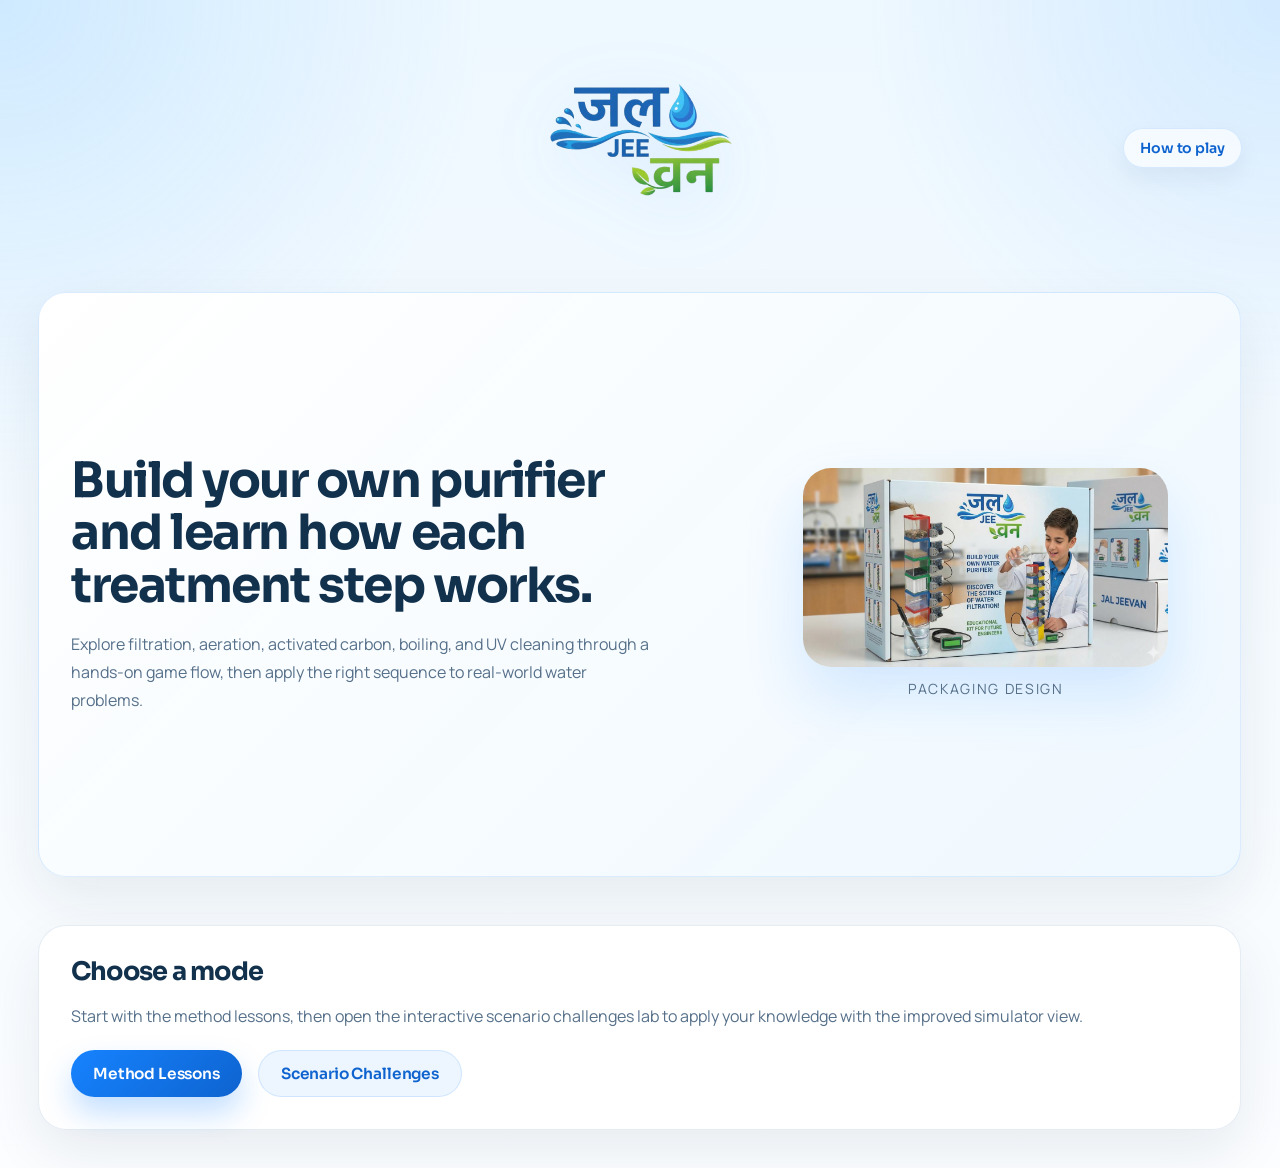
<file: index.html>
<!doctype html>
<html lang="en">
<head>
  <meta charset="UTF-8" />
  <meta name="viewport" content="width=device-width, initial-scale=1.0" />
  <title>Water Purification Learning Game</title>
  <link rel="preconnect" href="https://fonts.googleapis.com" />
  <link rel="preconnect" href="https://fonts.gstatic.com" crossorigin />
  <link href="https://fonts.googleapis.com/css2?family=Manrope:wght@400;500;600;700;800&family=Sora:wght@500;600;700;800&display=swap" rel="stylesheet" />
  <style>
    :root {
      color-scheme: light;
      --font-body: "Manrope", "Segoe UI", sans-serif;
      --font-display: "Sora", "Segoe UI", sans-serif;
      --bg-top: #eef8ff;
      --bg-bottom: #fbfdff;
      --ink-strong: #12314d;
      --ink-soft: #56708a;
      --line-soft: rgba(34, 103, 160, 0.12);
      --card-bg: rgba(255, 255, 255, 0.92);
      --accent: #1683ff;
      --accent-deep: #0e63cf;
      --accent-pale: #edf6ff;
      background: var(--bg-top);
      color: var(--ink-strong);
      font-size: 16px;
      font-family: var(--font-body);
    }

    * { box-sizing: border-box; }
    html { min-height: 100%; }

    body {
      margin: 0;
      min-height: 100vh;
      background:
        radial-gradient(circle at top left, rgba(81, 177, 255, 0.2), transparent 28%),
        radial-gradient(circle at top right, rgba(16, 135, 255, 0.12), transparent 24%),
        linear-gradient(180deg, var(--bg-top) 0%, var(--bg-bottom) 100%);
      color: var(--ink-strong);
      font-family: var(--font-body);
    }

    button {
      border: none;
      cursor: pointer;
      font: inherit;
      transition: transform 0.22s ease, box-shadow 0.22s ease, background 0.22s ease, color 0.22s ease;
    }
    button:hover { transform: translateY(-1px); }
    button:active { transform: translateY(0); }

    .app-shell {
      width: min(100%, 1440px);
      margin: 0 auto;
      min-height: 100vh;
      padding: clamp(20px, 3vw, 40px);
    }

    .top-brand-row {
      position: relative;
      display: flex;
      justify-content: center;
      align-items: center;
      margin-bottom: 34px;
      min-height: 130px;
    }

    .brand-mark {
      display: flex;
      justify-content: center;
      align-items: center;
      width: 100%;
      pointer-events: none;
    }

    .brand-mark img {
      display: block;
      width: min(100%, 640px);
      max-height: 220px;
      object-fit: contain;
      filter: drop-shadow(0 18px 35px rgba(22, 131, 255, 0.14));
    }

    .top-brand-row .primary-button {
      position: absolute;
      right: 0;
      top: 50%;
      transform: translateY(-50%);
      padding: 10px 16px;
      background: rgba(255,255,255,0.66);
      color: var(--accent-deep);
      border: 1px solid rgba(22, 131, 255, 0.14);
      box-shadow: 0 10px 24px rgba(16, 42, 67, 0.06);
      font-size: 0.88rem;
      font-weight: 600;
    }

    .top-brand-row .primary-button:hover {
      transform: translateY(calc(-50% - 1px));
      background: rgba(255,255,255,0.9);
      box-shadow: 0 14px 28px rgba(16, 42, 67, 0.09);
    }

    .card {
      background: var(--card-bg);
      border: 1px solid var(--line-soft);
      border-radius: 28px;
      padding: clamp(24px, 2.5vw, 36px);
      box-shadow: 0 22px 55px rgba(16, 42, 67, 0.08);
      transition: transform 0.35s ease, box-shadow 0.35s ease;
      will-change: transform;
    }

    h1, h2, h3 {
      margin: 0;
      color: var(--ink-strong);
      font-family: var(--font-display);
      letter-spacing: -0.03em;
      line-height: 1.08;
    }

    p, li, figcaption { color: var(--ink-soft); line-height: 1.75; }

    main {
      min-height: calc(100vh - 180px);
      display: grid;
    }

    /* ── HERO ── */
    .hero-card {
      display: grid;
      grid-template-columns: minmax(0, 1.25fr) minmax(320px, 0.85fr);
      gap: clamp(24px, 3vw, 48px);
      align-items: center;
      min-height: min(65vh, 680px);
      overflow: hidden;
      border: 1px solid rgba(22, 131, 255, 0.14);
      background: linear-gradient(135deg, rgba(255,255,255,0.98) 0%, rgba(238,248,255,0.96) 100%);
    }

    .hero-copy h2 {
      font-size: clamp(2rem, 3.8vw, 4.2rem);
      text-wrap: balance;
    }

    .hero-copy p {
      max-width: 580px;
      margin: 18px 0 0;
      font-size: clamp(1rem, 1.2vw, 1.12rem);
    }

    .hero-image {
      display: flex;
      flex-direction: column;
      align-items: center;
      justify-content: center;
    }

    .hero-image img {
      width: 100%;
      max-width: 460px;
      max-height: 52vh;
      object-fit: contain;
      border-radius: 28px;
      box-shadow: 0 28px 60px rgba(15, 124, 255, 0.15);
    }

    .hero-image figcaption {
      margin-top: 10px;
      font-size: 0.88rem;
      text-transform: uppercase;
      letter-spacing: 0.12em;
    }

    .start-card { margin-top: 24px; }

    .start-card h2, .top-bar h2, #completionScreen h2, .modal-panel h3 {
      font-size: clamp(1.5rem, 2vw, 2rem);
    }

    /* ── SCREENS ── */
    .screen {
      display: none;
      opacity: 0;
      transform: translateY(18px);
      transition: opacity 0.32s ease, transform 0.32s ease;
    }

    .screen.active {
      display: flex;
      flex-direction: column;
      justify-content: center;
      gap: 24px;
      min-height: calc(100vh - 220px);
      opacity: 1;
      transform: translateY(0);
    }

    .button-grid {
      display: flex;
      gap: 16px;
      flex-wrap: wrap;
      margin-top: 20px;
    }

    .primary-button, .secondary-button, .text-button {
      border-radius: 999px;
      padding: 13px 22px;
      font-family: var(--font-display);
      font-size: 0.96rem;
      font-weight: 600;
      letter-spacing: -0.01em;
    }

    .primary-button {
      background: linear-gradient(135deg, var(--accent) 0%, var(--accent-deep) 100%);
      color: white;
      box-shadow: 0 16px 30px rgba(22, 131, 255, 0.26);
    }

    .secondary-button {
      background: var(--accent-pale);
      color: var(--accent-deep);
      border: 1px solid rgba(22, 131, 255, 0.14);
    }

    .text-button {
      background: transparent;
      color: var(--accent-deep);
      padding-left: 0;
      padding-right: 0;
    }

    /* ── TOP BAR ── */
    .top-bar {
      display: flex;
      align-items: center;
      justify-content: space-between;
      margin-bottom: 18px;
      gap: 24px;
    }

    .top-bar-title {
      display: flex;
      align-items: flex-start;
      gap: 18px;
    }

    .section-subtitle {
      margin: 8px 0 0;
      font-size: 0.98rem;
      max-width: 580px;
    }

    .lesson-progress {
      min-width: 92px;
      padding: 10px 14px;
      border-radius: 999px;
      background: rgba(255,255,255,0.82);
      border: 1px solid rgba(22, 131, 255, 0.16);
      color: var(--accent-deep);
      font-family: var(--font-display);
      font-size: 0.95rem;
      font-weight: 700;
      text-align: center;
      box-shadow: 0 10px 24px rgba(22, 131, 255, 0.08);
    }

    /* ── LESSON ── */
    .lesson-content { min-height: 420px; }

    .lesson-card {
      display: grid;
      gap: 26px;
      min-height: 100%;
      padding: clamp(26px, 3vw, 38px);
      border-radius: 30px;
      border: 1px solid rgba(22, 131, 255, 0.14);
      background: linear-gradient(180deg, rgba(255,255,255,0.98) 0%, rgba(241,249,255,0.96) 100%);
      box-shadow: 0 28px 60px rgba(16, 42, 67, 0.08);
    }

    .lesson-card-header { display: flex; align-items: flex-start; gap: 20px; }
    .lesson-card h3 { font-size: clamp(2rem, 3vw, 3rem); }

    .lesson-description {
      margin: 0;
      max-width: 860px;
      font-size: clamp(1.05rem, 1.5vw, 1.18rem);
      line-height: 1.9;
    }

    .lesson-detail-grid {
      display: grid;
      grid-template-columns: repeat(2, minmax(0, 1fr));
      gap: 18px;
    }

    .lesson-detail {
      padding: 22px;
      border-radius: 24px;
      background: rgba(255,255,255,0.86);
      border: 1px solid rgba(22, 131, 255, 0.12);
    }

    .lesson-detail-label {
      display: inline-block;
      margin-bottom: 10px;
      color: var(--accent-deep);
      font-family: var(--font-display);
      font-size: 0.9rem;
      font-weight: 700;
      letter-spacing: 0.06em;
      text-transform: uppercase;
    }

    .lesson-detail p { margin: 0; line-height: 1.8; }

    .carousel-controls, .action-row {
      display: flex;
      justify-content: flex-end;
      gap: 12px;
      margin-top: 20px;
    }

    .carousel-controls { align-items: center; }

    .carousel-controls button:disabled {
      cursor: not-allowed;
      opacity: 0.45;
      transform: none;
      box-shadow: none;
    }

    /* ── CHALLENGE ── */
    .selection-panel {
      display: grid;
      grid-template-columns: 1fr 1fr;
      gap: 18px;
    }

    .method-list, .drop-zone-panel {
      background: rgba(247,252,255,0.9);
      border: 1px solid var(--line-soft);
      border-radius: 24px;
      padding: 22px;
    }

    .choices, .drop-zone { display: grid; gap: 12px; margin-top: 16px; }

    .method-card, .order-card {
      background: white;
      border-radius: 18px;
      border: 1px solid rgba(34, 103, 160, 0.12);
      padding: 16px 18px;
      display: flex;
      align-items: center;
      justify-content: space-between;
      gap: 12px;
      transition: transform 0.24s ease, box-shadow 0.24s ease, border-color 0.24s ease;
      touch-action: manipulation;
    }

    .method-card:hover, .order-card:hover {
      transform: translateY(-3px);
      border-color: rgba(22, 131, 255, 0.28);
      box-shadow: 0 12px 22px rgba(15, 124, 255, 0.12);
    }

    .method-card {
      cursor: grab;
    }

    .order-card {
      cursor: pointer;
    }

    .method-card.dragging, .order-card.dragging {
      opacity: 0.6;
      box-shadow: 0 8px 20px rgba(15, 124, 255, 0.14);
      transform: scale(1.02);
    }

    .drop-zone {
      min-height: 250px;
      border: 2px dashed rgba(22, 131, 255, 0.3);
      border-radius: 22px;
      padding: 16px;
      background: rgba(240,246,255,0.78);
      transition: border-color 0.24s ease, background 0.24s ease;
    }

    .drop-zone:not(.empty) {
      border-color: var(--accent);
      background: rgba(240,246,255,1);
    }

    .drop-zone.empty::after {
      content: "Drag methods here in the correct order, or tap a method on phone.";
      color: var(--ink-soft);
      display: block;
      margin-top: 20px;
      line-height: 1.5;
    }

    .challenge-card { margin-bottom: 20px; }

    /* ── PURITY SCORE RESULT ── */
    .result-panel {
      margin-top: 22px;
      border-radius: 24px;
      overflow: hidden;
      border: 1px solid var(--line-soft);
      background: white;
      box-shadow: 0 18px 45px rgba(16, 42, 67, 0.09);
      opacity: 0;
      transform: translateY(-8px);
      transition: opacity 0.3s ease, transform 0.3s ease;
    }

    .result-panel.show { opacity: 1; transform: translateY(0); }

    .purity-header {
      display: grid;
      grid-template-columns: 1fr auto;
      align-items: center;
      gap: 20px;
      padding: 22px 28px;
      border-bottom: 1px solid var(--line-soft);
    }

    .purity-label {
      font-family: var(--font-display);
      font-size: 0.82rem;
      font-weight: 700;
      letter-spacing: 0.1em;
      text-transform: uppercase;
      color: var(--ink-soft);
      margin-bottom: 4px;
    }

    .purity-score-val {
      font-family: var(--font-display);
      font-size: clamp(2rem, 3.5vw, 3rem);
      font-weight: 800;
      letter-spacing: -0.03em;
      line-height: 1;
    }

    .purity-score-val.excellent { color: #0b6e2e; }
    .purity-score-val.good { color: #1683ff; }
    .purity-score-val.fair { color: #d17a00; }
    .purity-score-val.poor { color: #c0392b; }

    .purity-grade {
      display: flex;
      flex-direction: column;
      align-items: center;
      gap: 4px;
    }

    .grade-badge {
      width: 62px;
      height: 62px;
      border-radius: 50%;
      display: flex;
      align-items: center;
      justify-content: center;
      font-family: var(--font-display);
      font-size: 1.6rem;
      font-weight: 800;
    }

    .grade-badge.excellent { background: #e6f8ed; color: #0b6e2e; }
    .grade-badge.good      { background: #edf6ff; color: #0e63cf; }
    .grade-badge.fair      { background: #fff4e0; color: #d17a00; }
    .grade-badge.poor      { background: #fde8e8; color: #c0392b; }

    .grade-word {
      font-size: 0.78rem;
      font-weight: 700;
      letter-spacing: 0.08em;
      text-transform: uppercase;
    }

    .grade-word.excellent { color: #0b6e2e; }
    .grade-word.good      { color: #0e63cf; }
    .grade-word.fair      { color: #d17a00; }
    .grade-word.poor      { color: #c0392b; }

    /* Bar */
    .purity-bar-wrap {
      padding: 18px 28px;
      border-bottom: 1px solid var(--line-soft);
    }

    .purity-bar-track {
      height: 14px;
      background: rgba(22,131,255,0.08);
      border-radius: 999px;
      overflow: hidden;
      position: relative;
    }

    .purity-bar-fill {
      height: 100%;
      border-radius: 999px;
      transition: width 1s cubic-bezier(0.16,1,0.3,1);
      background: linear-gradient(90deg, #1683ff, #0e63cf);
    }

    .purity-bar-fill.excellent { background: linear-gradient(90deg, #22c55e, #0b6e2e); }
    .purity-bar-fill.good      { background: linear-gradient(90deg, #1683ff, #0e63cf); }
    .purity-bar-fill.fair      { background: linear-gradient(90deg, #f59e0b, #d17a00); }
    .purity-bar-fill.poor      { background: linear-gradient(90deg, #f87171, #c0392b); }

    .purity-bar-markers {
      display: flex;
      justify-content: space-between;
      margin-top: 6px;
    }

    .purity-bar-markers span {
      font-size: 0.72rem;
      color: var(--ink-soft);
      font-weight: 600;
    }

    /* Breakdown rows */
    .purity-breakdown {
      padding: 18px 28px;
      display: grid;
      gap: 10px;
    }

    .breakdown-row {
      display: grid;
      grid-template-columns: 1fr auto;
      align-items: center;
      gap: 12px;
      font-size: 0.9rem;
    }

    .breakdown-label { color: var(--ink-soft); }
    .breakdown-chip {
      font-family: var(--font-display);
      font-size: 0.8rem;
      font-weight: 700;
      padding: 3px 12px;
      border-radius: 999px;
    }

    .chip-good  { background: #e6f8ed; color: #0b6e2e; }
    .chip-part  { background: #fff4e0; color: #d17a00; }
    .chip-miss  { background: #fde8e8; color: #c0392b; }

    /* Feedback */
    .purity-feedback {
      padding: 18px 28px;
      border-top: 1px solid var(--line-soft);
      background: rgba(237,246,255,0.5);
      border-radius: 0 0 24px 24px;
    }

    .purity-feedback p {
      margin: 0;
      font-size: 0.95rem;
      line-height: 1.7;
    }

    /* ── MODAL ── */
    .modal {
      position: fixed;
      inset: 0;
      display: grid;
      place-items: center;
      background: rgba(16, 42, 67, 0.48);
      padding: 20px;
    }

    .modal.hidden { display: none; }

    .modal-panel {
      background: rgba(255,255,255,0.96);
      border: 1px solid rgba(255,255,255,0.8);
      border-radius: 28px;
      padding: 28px;
      max-width: 520px;
      width: 100%;
      box-shadow: 0 24px 60px rgba(16, 42, 67, 0.18);
      animation: popIn 0.28s ease;
    }

    @keyframes popIn {
      from { opacity: 0; transform: translateY(18px) scale(0.98); }
      to   { opacity: 1; transform: translateY(0) scale(1); }
    }

    .animated { animation: popIn 0.22s ease both; }
    .modal-panel h3 { margin-top: 0; }

    /* ── RESPONSIVE ── */
    @media (max-width: 900px) {
      .hero-card { grid-template-columns: 1fr; min-height: auto; }
      .lesson-card-header, .top-bar { flex-direction: column; align-items: flex-start; }
      .lesson-detail-grid { grid-template-columns: 1fr; }
      .selection-panel { grid-template-columns: 1fr; }
      .purity-header { grid-template-columns: 1fr; }
    }

    @media (max-width: 640px) {
      .app-shell { padding: 16px; }

      .top-brand-row {
        min-height: auto;
        margin-bottom: 24px;
        padding-top: 4px;
        flex-direction: column;
        gap: 12px;
      }

      .brand-mark img {
        width: min(100%, 420px);
        max-height: 156px;
      }

      .top-brand-row .primary-button {
        position: static;
        transform: none;
        align-self: flex-end;
      }

      .top-brand-row .primary-button:hover {
        transform: translateY(-1px);
      }

      .top-bar { gap: 12px; align-items: flex-start; flex-direction: column; }
      .top-bar-title { flex-direction: column; gap: 10px; }
      .carousel-controls { width: 100%; justify-content: stretch; }
      .carousel-controls button { flex: 1 1 0; }
    }
  </style>
</head>
<body>
<div class="app-shell">
  <div class="top-brand-row">
    <div class="brand-mark">
      <img src="assets/Logo.png" alt="Water purification game logo" />
    </div>
    <button id="helpButton" class="primary-button">How to play</button>
  </div>

  <main>
    <!-- START -->
    <section id="startScreen" class="screen active">
      <div class="hero-card card">
        <div class="hero-copy">
          <h2>Build your own purifier and learn how each treatment step works.</h2>
          <p>Explore filtration, aeration, activated carbon, boiling, and UV cleaning through a hands-on game flow, then apply the right sequence to real-world water problems.</p>
        </div>
        <figure class="hero-image">
          <img src="assets/Packaging.jpeg" alt="Water purifier packaging design" />
          <figcaption>Packaging design</figcaption>
        </figure>
      </div>
      <div class="card start-card">
        <h2>Choose a mode</h2>
        <p>Start with the method lessons, then open the interactive scenario challenges lab to apply your knowledge with the improved simulator view.</p>
        <div class="button-grid">
          <button id="startLessons" class="primary-button">Method Lessons</button>
          <button id="startChallenges" class="secondary-button">Scenario Challenges</button>
        </div>
      </div>
    </section>

    <!-- LESSONS -->
    <section id="lessonScreen" class="screen">
      <div class="top-bar">
        <div class="top-bar-title">
          <button id="backToMenuFromLesson" class="text-button">← Back</button>
          <div>
            <h2>Method Lessons</h2>
            <p class="section-subtitle">Learn each treatment step in order from filtration to UV treatment.</p>
          </div>
        </div>
        <div id="lessonProgress" class="lesson-progress" aria-live="polite"></div>
      </div>
      <div id="lessonContent" class="lesson-content"></div>
      <div class="carousel-controls">
        <button id="prevLesson" class="secondary-button">Previous</button>
        <button id="nextLesson" class="primary-button">Next</button>
      </div>
    </section>

    <!-- CHALLENGES -->
    <section id="challengeScreen" class="screen">
      <div class="top-bar">
        <button id="backToMenuFromChallenge" class="text-button">← Back</button>
        <h2>Scenario Challenge</h2>
      </div>
      <div id="challengeCard" class="card challenge-card"></div>
      <div class="selection-panel">
        <div class="method-list">
          <h3>Available methods</h3>
          <div id="methodChoices" class="choices"></div>
        </div>
        <div class="drop-zone-panel">
          <h3>Build your purification order</h3>
          <div id="dropZone" class="drop-zone"></div>
        </div>
      </div>
      <div class="action-row">
        <button id="submitOrder" class="primary-button">Submit Order</button>
        <button id="shuffleChallenge" class="secondary-button">New Challenge</button>
      </div>
      <div id="resultPanel" class="result-panel"></div>
    </section>

    <!-- COMPLETION -->
    <section id="completionScreen" class="screen">
      <div class="card">
        <h2>Great job!</h2>
        <p>You completed the game sections. Try another challenge or review the lessons again.</p>
        <div class="button-grid">
          <button id="reviewLessons" class="secondary-button">Review Lessons</button>
          <button id="playAgain" class="primary-button">Play Again</button>
        </div>
      </div>
    </section>
  </main>

  <div id="helpModal" class="modal hidden">
    <div class="modal-panel">
      <h3>How to play</h3>
      <ul>
        <li>Select <strong>Method Lessons</strong> to learn about purification steps.</li>
        <li>Choose <strong>Scenario Challenges</strong> to open the interactive simulator and solve a problem using the correct treatment order.</li>
        <li>Drag the method cards into the order area and submit to check your solution.</li>
        <li>Your <strong>Purity Score</strong> reflects how clean the output water would be based on your chosen sequence.</li>
      </ul>
      <button id="closeHelp" class="primary-button" style="margin-top:16px">Close</button>
    </div>
  </div>
</div>

<script>
  /* ── DOM refs ── */
  const startScreen     = document.getElementById('startScreen');
  const lessonScreen    = document.getElementById('lessonScreen');
  const challengeScreen = document.getElementById('challengeScreen');
  const completionScreen= document.getElementById('completionScreen');
  const helpModal       = document.getElementById('helpModal');
  const lessonContent   = document.getElementById('lessonContent');
  const lessonProgress  = document.getElementById('lessonProgress');
  const methodChoices   = document.getElementById('methodChoices');
  const dropZone        = document.getElementById('dropZone');
  const challengeCard   = document.getElementById('challengeCard');
  const resultPanel     = document.getElementById('resultPanel');

  /* ── Data ── */
  const lessons = [
    { title:'Filtration',        description:'Use a filter to remove large particles and visible debris from water. Filtration is often the first step when water contains sand, leaves, or dirt.', example:'Good for muddy pond water, cloudiness, and pieces of trash.' },
    { title:'Aeration',          description:'Add air to water to help remove bad smells and gases. Aeration can improve taste and prepare the water for later treatment.', example:'Use aeration when water smells stale or has a sour odor from standing still.' },
    { title:'Activated Carbon',  description:'Activated carbon absorbs chemicals, odors, and colors from water. It is essential for removing contaminants that filtration alone cannot capture.', example:'Use activated carbon when water tastes or smells bad even after filtering.' },
    { title:'Boiling',           description:'Heat water until it boils to kill bacteria, viruses, and most germs. Boiling is a powerful way to make water safe when it is biologically contaminated.', example:'Use boiling when the water may contain disease-causing microorganisms.' },
    { title:'UV Treatment',      description:'Light kills germs without changing the taste or smell of water. UV treatment is faster than boiling and works well for clear water that may still contain microbes.', example:'Use UV when you want a quick way to disinfect water after it has already been filtered.' },
    {
      title: 'Chlorination',
      description: 'Chlorination involves adding a small amount of chlorine — usually through chlorine tablets — to water. The chlorine dissolves and kills germs present in the water. It is a chemical disinfection method, unlike UV which is physical. Typical dosage is 1 mg/L and it requires 15–20 minutes of contact time to be effective.',
      example: 'Use chlorination when water may contain disease-causing bacteria after physical treatment steps. It is especially powerful combined with UV as a "double-kill" strategy against heavy biological contamination.',
      tip: 'Chlorination does NOT remove physical impurities — it only kills germs. Always filter first. Activated carbon can remove excess chlorine afterward if needed.'
    },
    {
      title: 'Coagulation & Flocculation',
      description: 'Coagulation uses a chemical like alum (aluminum sulfate) to neutralize the electrical charges on fine suspended particles. These particles then clump together in a process called flocculation — slow mixing that helps clusters grow into large "flocs" that can be filtered out. Takes 1–3 minutes of rapid mixing then 15–20 minutes of slow mixing. Use only a small pinch of alum to avoid making water acidic.',
      example: 'Use coagulation for water with fine cement dust, ultra-fine silt, or dissolved/partially dissolved salts (like CuSO₄). These tiny particles are electrically charged and repel each other, passing straight through a filter without coagulation.',
      tip: 'Always place coagulation early — before filtration — so the fine particles clump into sizes the filter can actually catch. Without this step, fine particles sail through sand and clog the expensive carbon block instead.'
    },
];

  const allMethods = lessons.map(lesson => lesson.title);

  /*
    Scoring model — each challenge defines:
      answer      : the ideal ordered sequence
      stepWeights : importance of each required method
      bonus       : bonus for a perfect sequence
      feedback    : explanation text
  */
  const challenges = [
    {
      title:'Stagnant pond water with smell',
      story:'Water is still and smells stale. Choose the right purifier steps to make it fresher and safe.',
      methods:['Filtration','Aeration','Activated Carbon','UV Treatment'],
      answer:['Filtration','Aeration','Activated Carbon','UV Treatment'],
      // weights: how critical each step is (must sum to 100)
      stepWeights:{ 'Filtration':30, 'Aeration':20, 'Activated Carbon':25, 'UV Treatment':25 },
      bonus: 10, // bonus for perfect order
      feedback:'Filter out debris first, aerate to remove odor, use activated carbon to absorb chemicals, then UV to kill remaining germs.',
    },
    {
      title:'Polluted rainwater with dust',
      story:'Rainwater has collected dust and leaves. Pick the best order to make it drinkable.',
      methods:['Activated Carbon','Filtration','Aeration','Boiling'],
      answer:['Filtration','Aeration','Activated Carbon','Boiling'],
      stepWeights:{ 'Filtration':30, 'Aeration':15, 'Activated Carbon':25, 'Boiling':30 },
      bonus: 10,
      feedback:'First filter dust and leaves, aerate for stale smell, absorb chemicals with activated carbon, then boil to kill germs.',
    },
    {
      title:'Local well water with bad taste',
      story:'Well water looks clear but tastes strange. Choose the purifier steps that fix smell and taste.',
      methods:['Filtration','Activated Carbon','UV Treatment'],
      answer:['Filtration','Activated Carbon'],
      stepWeights:{ 'Filtration':45, 'Activated Carbon':55 },
      bonus: 0,
      feedback:'Filter first, then activated carbon to remove taste and odor. UV treats germs but the core issue here is taste/odor — using it is not wrong but not necessary.',
    },
    {
      title:'Runoff water with dirt and chemicals',
      story:'Water from runoff contains dirt and harmful chemicals from the road. Select the correct cleaning order.',
      methods:['Filtration','Activated Carbon','Boiling'],
      answer:['Filtration','Activated Carbon'],
      stepWeights:{ 'Filtration':50, 'Activated Carbon':50 },
      bonus: 0,
      feedback:'Filter first to remove debris, then activated carbon to absorb roadside chemicals. Boiling cannot remove chemical contamination.',
    },
    {
      title: 'The Monsoon Mud Puddle',
      story: 'A massive monsoon has hit. The local stream is a swirling brown mess of soil, twigs, and stones. Provide clear water for the village.',
      methods: ['Coagulation & Flocculation','Filtration','Activated Carbon','Chlorination','UV Treatment','Aeration'],
      answer: ['Coagulation & Flocculation','Filtration','Activated Carbon','Chlorination','UV Treatment','Aeration'],
      stepWeights: { 'Coagulation & Flocculation':25, 'Filtration':25, 'Activated Carbon':20, 'Chlorination':10, 'UV Treatment':10, 'Aeration':10 },
      bonus: 10,
      feedback: 'Mud has ultra-fine silt that behaves like a liquid — coagulation clumps it so the filter can catch it. Then filter, use carbon to remove earthy taste, disinfect with chlorination and UV, and aerate last to add freshness.',
    },
    {
      title: 'The Construction Runoff',
      story: 'Fine white cement dust from a nearby factory has turned the reservoir cloudy. The dust is so fine it won\'t settle even after hours of waiting.',
      methods: ['Coagulation & Flocculation','Filtration','Activated Carbon','Chlorination','UV Treatment','Aeration'],
      answer: ['Coagulation & Flocculation','Filtration','Activated Carbon','Chlorination','UV Treatment','Aeration'],
      stepWeights: { 'Coagulation & Flocculation':30, 'Filtration':25, 'Activated Carbon':20, 'Chlorination':10, 'UV Treatment':10, 'Aeration':5 },
      bonus: 10,
      feedback: 'Cement dust is electrically charged, so it stays suspended and floats through filters. Coagulation neutralizes the charge first so the particles clump and the filter can catch them. Skipping coagulation means the dust shields bacteria from UV light.',
    },
    {
      title: 'The Factory Chemical Leak',
      story: 'A chemical tanker leaked organic solvents into the water intake. The water looks perfectly clear, but it smells dangerously pungent.',
      methods: ['Coagulation & Flocculation','Filtration','Activated Carbon','UV Treatment','Chlorination','Aeration'],
      answer: ['Filtration','Activated Carbon','UV Treatment','Aeration'],
      stepWeights: { 'Filtration':20, 'Activated Carbon':40, 'UV Treatment':20, 'Aeration':20 },
      bonus: 10,
      feedback: 'Solvents are dissolved — filtration alone cannot remove them. Activated carbon acts as a molecular sponge to trap odor molecules. Aeration at the end is critical because solvents are volatile; air bubbles physically lift the smell out of the water.',
    },
    {
      title: 'The Unexplained Blue River',
      story: 'A textile mill has dumped dye into the river. The water is a bright, vibrant blue — clear, but completely colored.',
      methods: ['Coagulation & Flocculation','Filtration','Activated Carbon','UV Treatment','Chlorination','Aeration'],
      answer: ['Coagulation & Flocculation','Filtration','Activated Carbon','UV Treatment','Aeration'],
      stepWeights: { 'Coagulation & Flocculation':20, 'Filtration':20, 'Activated Carbon':35, 'UV Treatment':15, 'Aeration':10 },
      bonus: 10,
      feedback: 'Dye is a "light-thief." If UV is used first, the blue dye absorbs all the light and microbes survive. Coagulation helps bind dye molecules, then carbon strips the color. Only once the water is clear can UV light reach all pathogens.',
    },
    {
      title: 'The Jungle Survival Stream',
      story: 'You found a clear stream in the wild. It looks clean, but a UV torch reveals it is glowing — a sign of invisible, DNA-altering pathogens.',
      methods: ['Coagulation & Flocculation','Filtration','Activated Carbon','Chlorination','UV Treatment','Aeration'],
      answer: ['Coagulation & Flocculation','Filtration','Activated Carbon','UV Treatment','Chlorination','Aeration'],
      stepWeights: { 'Coagulation & Flocculation':15, 'Filtration':20, 'Activated Carbon':20, 'UV Treatment':25, 'Chlorination':10, 'Aeration':10 },
      bonus: 10,
      feedback: 'Microbes hitchhike on floating organic matter. Filtration removes their transport vehicles. UV and chlorination together form a double-kill strategy. UV works at 100% efficiency only after the water is made optically clear by the earlier steps.',
    },
    {
      title: 'The Urban Gutter Soup',
      story: 'A total infrastructure collapse. Mud, trash, and industrial chemicals are all in one bucket. It is the ultimate purification test.',
      methods: ['Coagulation & Flocculation','Filtration','Activated Carbon','Chlorination','UV Treatment','Aeration'],
      answer: ['Coagulation & Flocculation','Filtration','Activated Carbon','Chlorination','UV Treatment','Aeration'],
      stepWeights: { 'Coagulation & Flocculation':20, 'Filtration':20, 'Activated Carbon':20, 'Chlorination':15, 'UV Treatment':15, 'Aeration':10 },
      bonus: 15,
      feedback: 'System longevity is key: use cheapest blocks first to protect expensive ones. Gravel and sand remove macro-trash and mud to save the carbon block; carbon strips dye and odor so the UV can work without interference. Full sequence, in order, is critical.',
    },
    {
      title: 'The Mars Colony Recycler',
      story: 'On Mars, every drop counts. Recycle water contaminated with toxic Red Mars Dust and biological "sweat" gases.',
      methods: ['Coagulation & Flocculation','Filtration','Activated Carbon','Chlorination','UV Treatment','Aeration'],
      answer: ['Coagulation & Flocculation','Filtration','Activated Carbon','UV Treatment','Chlorination','Aeration'],
      stepWeights: { 'Coagulation & Flocculation':25, 'Filtration':20, 'Activated Carbon':20, 'UV Treatment':15, 'Chlorination':10, 'Aeration':10 },
      bonus: 15,
      feedback: 'Martian dust is ultra-fine and abrasive — it would shred carbon pores if not clumped and filtered first. Aeration at the end is the soul of the recycler: it adds oxygen back into "dead" water, making recycled water taste like Earth-standard fresh water.',
    },
  ];

  let currentLesson = 0;
  let currentChallenge = 0;
  let activeDrops = [];

  /* ── Screen switching ── */
  function switchScreen(active) {
    [startScreen, lessonScreen, challengeScreen, completionScreen].forEach(s => {
      s.classList.toggle('active', s === active);
    });
    resultPanel.innerHTML = '';
    resultPanel.classList.remove('show');
  }

  /* ── Lessons ── */
  function renderLesson(i) {
    const l = lessons[i];
    lessonContent.innerHTML = `
      <article class="lesson-card animated">
        <div class="lesson-card-header"><h3>${l.title}</h3></div>
        <p class="lesson-description">${l.description}</p>
        <div class="lesson-detail-grid">
          <div class="lesson-detail">
            <span class="lesson-detail-label">Best used for</span>
            <p>${l.example}</p>
          </div>
          <div class="lesson-detail">
            <span class="lesson-detail-label">Tip</span>
            <p>Think about what this method removes before placing it in the purification order.</p>
          </div>
        </div>
      </article>`;
    lessonProgress.textContent = `${i+1} / ${lessons.length}`;
    document.getElementById('prevLesson').disabled = i === 0;
    document.getElementById('nextLesson').disabled = i === lessons.length - 1;
  }

  /* ── Challenges ── */
  function renderChallenge(i) {
    const c = challenges[i];
    activeDrops = [];
    dropZone.innerHTML = '';
    dropZone.classList.add('empty');
    resultPanel.innerHTML = '';
    resultPanel.classList.remove('show');

    challengeCard.innerHTML = `
      <h3>${c.title}</h3>
      <p style="margin-top:10px">${c.story}</p>
      <p style="margin-top:8px"><strong>All methods available:</strong> ${allMethods.join(', ')}</p>
      <p style="margin-top:4px"><em>Tip: Order matters — drag the cards in the right sequence, or tap them on phone.</em></p>`;

    methodChoices.innerHTML = '';
    allMethods.forEach(m => {
      const card = document.createElement('div');
      card.className = 'method-card animated';
      card.draggable = true;
      card.textContent = m;
      card.dataset.method = m;
      card.addEventListener('dragstart', e => { e.dataTransfer.setData('text/plain', m); card.classList.add('dragging'); });
      card.addEventListener('dragend', () => card.classList.remove('dragging'));
      card.addEventListener('click', () => addMethodToOrder(m));
      methodChoices.appendChild(card);
    });
  }

  function addMethodToOrder(method) {
    if (!method || activeDrops.includes(method)) return;
    activeDrops.push(method);
    renderDropCards();
  }

  function renderDropCards() {
    dropZone.innerHTML = '';
    if (activeDrops.length === 0) { dropZone.classList.add('empty'); return; }
    dropZone.classList.remove('empty');
    activeDrops.forEach((m, i) => {
      const card = document.createElement('div');
      card.className = 'order-card animated';
      card.textContent = `${i+1}. ${m}`;
      card.addEventListener('click', () => { activeDrops.splice(i,1); renderDropCards(); });
      dropZone.appendChild(card);
    });
  }

  /* ── Purity Score Calculation ── */
  function calcPurityScore(chosen, challenge) {
    const { answer, stepWeights, bonus } = challenge;
    const extraStepPenalty = 6;

    // Reward required methods heavily, even if order is not perfect yet.
    let earned = 0;
    let maxPossible = 0;
    const breakdown = [];

    answer.forEach((step, idealIdx) => {
      const weight = stepWeights[step] || 0;
      maxPossible += weight;

      const chosenIdx = chosen.indexOf(step);
      if (chosenIdx === -1) {
        breakdown.push({ label: step, chip:'miss', note:'Missing' });
      } else if (chosenIdx === idealIdx) {
        earned += weight;
        breakdown.push({ label: step, chip:'good', note:'Correct position' });
      } else {
        const partial = Math.round(weight * 0.7);
        earned += partial;
        breakdown.push({ label: step, chip:'part', note:`Used, wrong order (+${partial}pts)` });
      }
    });

    const extraSteps = chosen.filter(s => !answer.includes(s));
    const penalty = extraSteps.length * extraStepPenalty;
    earned = Math.max(0, earned - penalty);

    const isPerfect = chosen.length === answer.length && answer.every((s,i) => chosen[i] === s);
    if (isPerfect && bonus) earned = Math.min(100, earned + bonus);

    const raw = maxPossible > 0 ? (earned / maxPossible) * 100 : 0;
    const score = Math.min(100, Math.max(0, Math.round(raw)));

    return { score, breakdown, extraSteps, isPerfect, extraStepPenalty };
  }

  function gradeInfo(score) {
    if (score >= 90) return { cls:'excellent', letter:'A', word:'Excellent' };
    if (score >= 70) return { cls:'good',      letter:'B', word:'Good' };
    if (score >= 45) return { cls:'fair',      letter:'C', word:'Fair' };
    return               { cls:'poor',         letter:'D', word:'Poor' };
  }

  function checkAnswer() {
    if (activeDrops.length === 0) {
      resultPanel.innerHTML = `<div class="purity-feedback"><p>Please drag at least one method into the order area first.</p></div>`;
      resultPanel.classList.add('show');
      return;
    }

    const c = challenges[currentChallenge];
    const { score, breakdown, extraSteps, extraStepPenalty } = calcPurityScore(activeDrops, c);
    const grade = gradeInfo(score);

    const breakdownHTML = breakdown.map(b => `
      <div class="breakdown-row">
        <span class="breakdown-label">${b.label}</span>
        <span class="breakdown-chip chip-${b.chip}">${b.note}</span>
      </div>`).join('');

    const extraHTML = extraSteps.length
      ? `<div class="breakdown-row"><span class="breakdown-label" style="color:#c0392b">Extra step${extraSteps.length>1?'s':''}: ${extraSteps.join(', ')}</span><span class="breakdown-chip chip-miss">−${extraSteps.length*extraStepPenalty} pts</span></div>`
      : '';

    resultPanel.innerHTML = `
      <div class="purity-header">
        <div>
          <div class="purity-label">Water Purity Score</div>
          <div class="purity-score-val ${grade.cls}">${score}<span style="font-size:0.55em;font-weight:600"> / 100</span></div>
        </div>
        <div class="purity-grade">
          <div class="grade-badge ${grade.cls}">${grade.letter}</div>
          <div class="grade-word ${grade.cls}">${grade.word}</div>
        </div>
      </div>

      <div class="purity-bar-wrap">
        <div class="purity-bar-track">
          <div class="purity-bar-fill ${grade.cls}" style="width:0%" id="purityBar"></div>
        </div>
        <div class="purity-bar-markers">
          <span>Unsafe</span>
          <span>Drinkable</span>
          <span>Pure</span>
        </div>
      </div>

      <div class="purity-breakdown">
        ${breakdownHTML}
        ${extraHTML}
      </div>

      <div class="purity-feedback">
        <p>${c.feedback}</p>
      </div>`;

    resultPanel.classList.add('show');

    // Animate bar after render
    requestAnimationFrame(() => {
      requestAnimationFrame(() => {
        const bar = document.getElementById('purityBar');
        if (bar) bar.style.width = score + '%';
      });
    });
  }

  /* ── Event binding ── */
  document.getElementById('startLessons').addEventListener('click', () => { currentLesson=0; renderLesson(0); switchScreen(lessonScreen); });
  document.getElementById('startChallenges').addEventListener('click', () => {
    window.location.href = './scenario-challenges/';
  });
  document.getElementById('backToMenuFromLesson').addEventListener('click', () => switchScreen(startScreen));
  document.getElementById('backToMenuFromChallenge').addEventListener('click', () => switchScreen(startScreen));
  document.getElementById('prevLesson').addEventListener('click', () => { if(currentLesson>0){ currentLesson--; renderLesson(currentLesson); } });
  document.getElementById('nextLesson').addEventListener('click', () => { if(currentLesson<lessons.length-1){ currentLesson++; renderLesson(currentLesson); } });
  document.getElementById('submitOrder').addEventListener('click', checkAnswer);
  document.getElementById('shuffleChallenge').addEventListener('click', () => { currentChallenge=(currentChallenge+1)%challenges.length; renderChallenge(currentChallenge); });
  document.getElementById('reviewLessons').addEventListener('click', () => { currentLesson=0; renderLesson(0); switchScreen(lessonScreen); });
  document.getElementById('playAgain').addEventListener('click', () => { currentChallenge=0; renderChallenge(0); switchScreen(challengeScreen); });
  document.getElementById('helpButton').addEventListener('click', () => helpModal.classList.remove('hidden'));
  document.getElementById('closeHelp').addEventListener('click', () => helpModal.classList.add('hidden'));

  dropZone.addEventListener('dragover', e => e.preventDefault());
  dropZone.addEventListener('drop', e => {
    e.preventDefault();
    const m = e.dataTransfer.getData('text/plain');
    addMethodToOrder(m);
  });
</script>
</body>
</html>
</file>
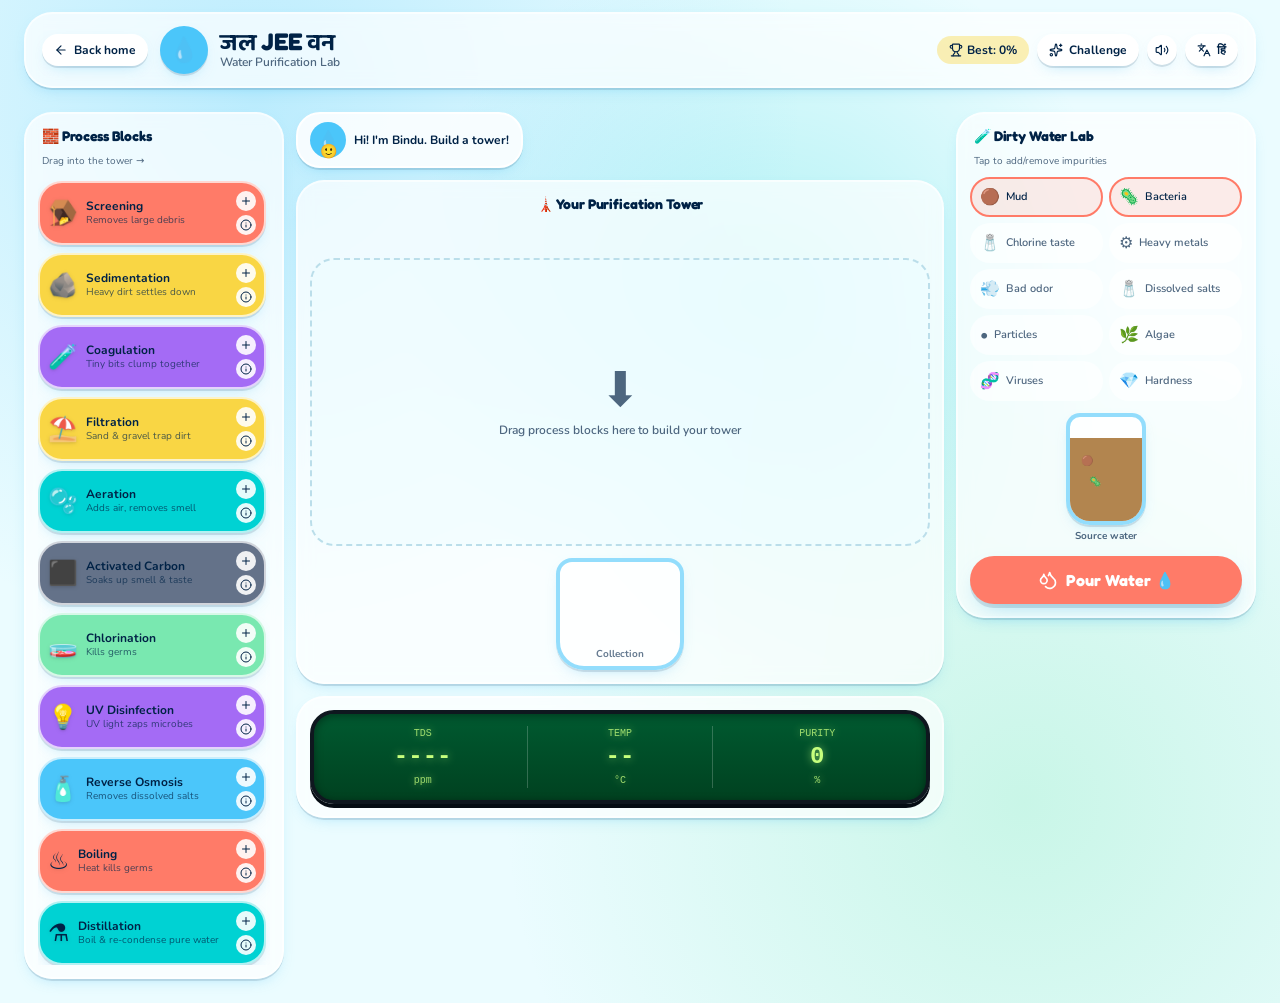
<file: scenario-challenges/index.html>
<!doctype html>
<html lang="en">
  <head>
    <meta charset="UTF-8" />
    <meta name="viewport" content="width=device-width, initial-scale=1.0" />
    <title>Jal JEE Van - Water Purification Simulator</title>
    <meta
      name="description"
      content="Interactive water purification simulator for students. Build the right treatment stack and solve water-cleaning challenges."
    />
    <link rel="preconnect" href="https://fonts.googleapis.com" />
    <link rel="preconnect" href="https://fonts.gstatic.com" crossorigin />
    <link
      rel="stylesheet"
      href="https://fonts.googleapis.com/css2?family=Fredoka:wght@400;500;600;700&family=Nunito:wght@400;600;700;800&family=Baloo+2:wght@500;700&display=swap"
    />
    <script type="module" crossorigin src="./assets/index-B-QWi0dE.js"></script>
    <link rel="stylesheet" crossorigin href="./assets/index-B9idKwvb.css">
  </head>
  <body>
    <div id="root"></div>
  </body>
  </html>
</file>
<file: scenario-challenges/assets/index-B9idKwvb.css>
@layer properties{@supports (((-webkit-hyphens:none)) and (not (margin-trim:inline))) or ((-moz-orient:inline) and (not (color:rgb(from red r g b)))){*,:before,:after,::backdrop{--tw-translate-x:0;--tw-translate-y:0;--tw-translate-z:0;--tw-rotate-x:initial;--tw-rotate-y:initial;--tw-rotate-z:initial;--tw-skew-x:initial;--tw-skew-y:initial;--tw-space-y-reverse:0;--tw-space-x-reverse:0;--tw-border-style:solid;--tw-gradient-position:initial;--tw-gradient-from:#0000;--tw-gradient-via:#0000;--tw-gradient-to:#0000;--tw-gradient-stops:initial;--tw-gradient-via-stops:initial;--tw-gradient-from-position:0%;--tw-gradient-via-position:50%;--tw-gradient-to-position:100%;--tw-leading:initial;--tw-font-weight:initial;--tw-tracking:initial;--tw-ordinal:initial;--tw-slashed-zero:initial;--tw-numeric-figure:initial;--tw-numeric-spacing:initial;--tw-numeric-fraction:initial;--tw-shadow:0 0 #0000;--tw-shadow-color:initial;--tw-shadow-alpha:100%;--tw-inset-shadow:0 0 #0000;--tw-inset-shadow-color:initial;--tw-inset-shadow-alpha:100%;--tw-ring-color:initial;--tw-ring-shadow:0 0 #0000;--tw-inset-ring-color:initial;--tw-inset-ring-shadow:0 0 #0000;--tw-ring-inset:initial;--tw-ring-offset-width:0px;--tw-ring-offset-color:#fff;--tw-ring-offset-shadow:0 0 #0000;--tw-outline-style:solid;--tw-blur:initial;--tw-brightness:initial;--tw-contrast:initial;--tw-grayscale:initial;--tw-hue-rotate:initial;--tw-invert:initial;--tw-opacity:initial;--tw-saturate:initial;--tw-sepia:initial;--tw-drop-shadow:initial;--tw-drop-shadow-color:initial;--tw-drop-shadow-alpha:100%;--tw-drop-shadow-size:initial;--tw-backdrop-blur:initial;--tw-backdrop-brightness:initial;--tw-backdrop-contrast:initial;--tw-backdrop-grayscale:initial;--tw-backdrop-hue-rotate:initial;--tw-backdrop-invert:initial;--tw-backdrop-opacity:initial;--tw-backdrop-saturate:initial;--tw-backdrop-sepia:initial;--tw-duration:initial;--tw-ease:initial;--tw-content:"";--tw-scale-x:1;--tw-scale-y:1;--tw-scale-z:1;--tw-animation-delay:0s;--tw-animation-direction:normal;--tw-animation-duration:initial;--tw-animation-fill-mode:none;--tw-animation-iteration-count:1;--tw-enter-blur:0;--tw-enter-opacity:1;--tw-enter-rotate:0;--tw-enter-scale:1;--tw-enter-translate-x:0;--tw-enter-translate-y:0;--tw-exit-blur:0;--tw-exit-opacity:1;--tw-exit-rotate:0;--tw-exit-scale:1;--tw-exit-translate-x:0;--tw-exit-translate-y:0}}}@layer theme{:root,:host{--font-sans:ui-sans-serif, system-ui, sans-serif, "Apple Color Emoji", "Segoe UI Emoji", "Segoe UI Symbol", "Noto Color Emoji";--font-mono:ui-monospace, SFMono-Regular, Menlo, Monaco, Consolas, "Liberation Mono", "Courier New", monospace;--color-orange-200:oklch(90.1% .076 70.697);--color-orange-300:oklch(83.7% .128 66.29);--color-amber-100:oklch(96.2% .059 95.617);--color-amber-200:oklch(92.4% .12 95.746);--color-amber-400:oklch(82.8% .189 84.429);--color-amber-800:oklch(47.3% .137 46.201);--color-amber-900:oklch(41.4% .112 45.904);--color-emerald-200:oklch(90.5% .093 164.15);--color-teal-100:oklch(95.3% .051 180.801);--color-teal-300:oklch(85.5% .138 181.071);--color-cyan-200:oklch(91.7% .08 205.041);--color-sky-100:oklch(95.1% .026 236.824);--color-sky-600:oklch(58.8% .158 241.966);--color-purple-200:oklch(90.2% .063 306.703);--color-purple-500:oklch(62.7% .265 303.9);--color-slate-600:oklch(44.6% .043 257.281);--color-slate-900:oklch(20.8% .042 265.755);--color-stone-400:oklch(70.9% .01 56.259);--color-black:#000;--color-white:#fff;--spacing:.25rem;--container-xs:20rem;--container-sm:24rem;--container-md:28rem;--container-lg:32rem;--container-7xl:80rem;--text-xs:.75rem;--text-xs--line-height:calc(1 / .75);--text-sm:.875rem;--text-sm--line-height:calc(1.25 / .875);--text-base:1rem;--text-base--line-height: 1.5 ;--text-lg:1.125rem;--text-lg--line-height:calc(1.75 / 1.125);--text-xl:1.25rem;--text-xl--line-height:calc(1.75 / 1.25);--text-2xl:1.5rem;--text-2xl--line-height:calc(2 / 1.5);--text-3xl:1.875rem;--text-3xl--line-height: 1.2 ;--text-4xl:2.25rem;--text-4xl--line-height:calc(2.5 / 2.25);--text-5xl:3rem;--text-5xl--line-height:1;--text-7xl:4.5rem;--text-7xl--line-height:1;--font-weight-normal:400;--font-weight-medium:500;--font-weight-semibold:600;--font-weight-bold:700;--tracking-tight:-.025em;--tracking-widest:.1em;--leading-tight:1.25;--leading-relaxed:1.625;--ease-in-out:cubic-bezier(.4, 0, .2, 1);--animate-pulse:pulse 2s cubic-bezier(.4, 0, .6, 1) infinite;--animate-bounce:bounce 1s infinite;--blur-sm:8px;--aspect-video:16 / 9;--default-transition-duration:.15s;--default-transition-timing-function:cubic-bezier(.4, 0, .2, 1);--default-font-family:var(--font-sans);--default-mono-font-family:var(--font-mono);--color-background:var(--background);--color-foreground:var(--foreground);--color-border:var(--border);--font-display:"Fredoka", "Baloo 2", system-ui, sans-serif;--font-body:"Nunito", system-ui, sans-serif}}@layer base{*,:after,:before,::backdrop{box-sizing:border-box;border:0 solid;margin:0;padding:0}::file-selector-button{box-sizing:border-box;border:0 solid;margin:0;padding:0}html,:host{-webkit-text-size-adjust:100%;tab-size:4;line-height:1.5;font-family:var(--default-font-family,ui-sans-serif, system-ui, sans-serif, "Apple Color Emoji", "Segoe UI Emoji", "Segoe UI Symbol", "Noto Color Emoji");font-feature-settings:var(--default-font-feature-settings,normal);font-variation-settings:var(--default-font-variation-settings,normal);-webkit-tap-highlight-color:transparent}hr{height:0;color:inherit;border-top-width:1px}abbr:where([title]){-webkit-text-decoration:underline dotted;text-decoration:underline dotted}h1,h2,h3,h4,h5,h6{font-size:inherit;font-weight:inherit}a{color:inherit;-webkit-text-decoration:inherit;text-decoration:inherit}b,strong{font-weight:bolder}code,kbd,samp,pre{font-family:var(--default-mono-font-family,ui-monospace, SFMono-Regular, Menlo, Monaco, Consolas, "Liberation Mono", "Courier New", monospace);font-feature-settings:var(--default-mono-font-feature-settings,normal);font-variation-settings:var(--default-mono-font-variation-settings,normal);font-size:1em}small{font-size:80%}sub,sup{vertical-align:baseline;font-size:75%;line-height:0;position:relative}sub{bottom:-.25em}sup{top:-.5em}table{text-indent:0;border-color:inherit;border-collapse:collapse}:-moz-focusring{outline:auto}progress{vertical-align:baseline}summary{display:list-item}ol,ul,menu{list-style:none}img,svg,video,canvas,audio,iframe,embed,object{vertical-align:middle;display:block}img,video{max-width:100%;height:auto}button,input,select,optgroup,textarea{font:inherit;font-feature-settings:inherit;font-variation-settings:inherit;letter-spacing:inherit;color:inherit;opacity:1;background-color:#0000;border-radius:0}::file-selector-button{font:inherit;font-feature-settings:inherit;font-variation-settings:inherit;letter-spacing:inherit;color:inherit;opacity:1;background-color:#0000;border-radius:0}:where(select:is([multiple],[size])) optgroup{font-weight:bolder}:where(select:is([multiple],[size])) optgroup option{padding-inline-start:20px}::file-selector-button{margin-inline-end:4px}::placeholder{opacity:1}@supports (not ((-webkit-appearance:-apple-pay-button))) or (contain-intrinsic-size:1px){::placeholder{color:currentColor}@supports (color:color-mix(in lab,red,red)){::placeholder{color:color-mix(in oklab,currentcolor 50%,transparent)}}}textarea{resize:vertical}::-webkit-search-decoration{-webkit-appearance:none}::-webkit-date-and-time-value{min-height:1lh;text-align:inherit}::-webkit-datetime-edit{display:inline-flex}::-webkit-datetime-edit-fields-wrapper{padding:0}::-webkit-datetime-edit{padding-block:0}::-webkit-datetime-edit-year-field{padding-block:0}::-webkit-datetime-edit-month-field{padding-block:0}::-webkit-datetime-edit-day-field{padding-block:0}::-webkit-datetime-edit-hour-field{padding-block:0}::-webkit-datetime-edit-minute-field{padding-block:0}::-webkit-datetime-edit-second-field{padding-block:0}::-webkit-datetime-edit-millisecond-field{padding-block:0}::-webkit-datetime-edit-meridiem-field{padding-block:0}::-webkit-calendar-picker-indicator{line-height:1}:-moz-ui-invalid{box-shadow:none}button,input:where([type=button],[type=reset],[type=submit]){appearance:button}::file-selector-button{appearance:button}::-webkit-inner-spin-button{height:auto}::-webkit-outer-spin-button{height:auto}[hidden]:where(:not([hidden=until-found])){display:none!important}*{border-color:var(--color-border)}body{background-color:var(--color-background);color:var(--color-foreground);font-family:var(--font-body);background-image:radial-gradient(circle at 20% 10%,var(--sky) 0,transparent 40%),radial-gradient(circle at 80% 80%,var(--mint) 0,transparent 40%),radial-gradient(circle at 60% 30%,var(--turquoise) 0,transparent 35%)}@supports (color:color-mix(in lab,red,red)){body{background-image:radial-gradient(circle at 20% 10%,color-mix(in oklab,var(--sky) 30%,transparent) 0,transparent 40%),radial-gradient(circle at 80% 80%,color-mix(in oklab,var(--mint) 30%,transparent) 0,transparent 40%),radial-gradient(circle at 60% 30%,color-mix(in oklab,var(--turquoise) 25%,transparent) 0,transparent 35%)}}body{min-height:100vh}h1,h2,h3,h4,h5,h6{font-family:var(--font-display);letter-spacing:-.01em}}@layer components;@layer utilities{.pointer-events-none{pointer-events:none}.invisible{visibility:hidden}.sr-only{clip-path:inset(50%);white-space:nowrap;border-width:0;width:1px;height:1px;margin:-1px;padding:0;position:absolute;overflow:hidden}.absolute{position:absolute}.fixed{position:fixed}.relative{position:relative}.inset-0{inset:calc(var(--spacing) * 0)}.inset-x-0{inset-inline:calc(var(--spacing) * 0)}.inset-x-2{inset-inline:calc(var(--spacing) * 2)}.inset-y-0{inset-block:calc(var(--spacing) * 0)}.inset-y-4{inset-block:calc(var(--spacing) * 4)}.start{inset-inline-start:var(--spacing)}.end{inset-inline-end:var(--spacing)}.-top-12{top:calc(var(--spacing) * -12)}.top-0{top:calc(var(--spacing) * 0)}.top-0\.5{top:calc(var(--spacing) * .5)}.top-1{top:calc(var(--spacing) * 1)}.top-1\.5{top:calc(var(--spacing) * 1.5)}.top-1\/2{top:50%}.top-3{top:calc(var(--spacing) * 3)}.top-3\.5{top:calc(var(--spacing) * 3.5)}.top-4{top:calc(var(--spacing) * 4)}.top-6{top:calc(var(--spacing) * 6)}.top-\[1px\]{top:1px}.top-\[50\%\]{top:50%}.top-\[60\%\]{top:60%}.top-full{top:100%}.-right-12{right:calc(var(--spacing) * -12)}.right-0{right:calc(var(--spacing) * 0)}.right-1{right:calc(var(--spacing) * 1)}.right-1\.5{right:calc(var(--spacing) * 1.5)}.right-2{right:calc(var(--spacing) * 2)}.right-2\.5{right:calc(var(--spacing) * 2.5)}.right-3{right:calc(var(--spacing) * 3)}.right-4{right:calc(var(--spacing) * 4)}.-bottom-1{bottom:calc(var(--spacing) * -1)}.-bottom-12{bottom:calc(var(--spacing) * -12)}.bottom-0{bottom:calc(var(--spacing) * 0)}.bottom-1{bottom:calc(var(--spacing) * 1)}.bottom-1\/3{bottom:33.3333%}.bottom-2{bottom:calc(var(--spacing) * 2)}.bottom-2\/3{bottom:66.6667%}.-left-12{left:calc(var(--spacing) * -12)}.left-0{left:calc(var(--spacing) * 0)}.left-1\.5{left:calc(var(--spacing) * 1.5)}.left-1\/2{left:50%}.left-2{left:calc(var(--spacing) * 2)}.left-\[50\%\]{left:50%}.z-10{z-index:10}.z-20{z-index:20}.z-50{z-index:50}.z-\[1\]{z-index:1}.-mx-1{margin-inline:calc(var(--spacing) * -1)}.mx-2{margin-inline:calc(var(--spacing) * 2)}.mx-3\.5{margin-inline:calc(var(--spacing) * 3.5)}.mx-auto{margin-inline:auto}.my-0\.5{margin-block:calc(var(--spacing) * .5)}.my-1{margin-block:calc(var(--spacing) * 1)}.-mt-4{margin-top:calc(var(--spacing) * -4)}.mt-0\.5{margin-top:calc(var(--spacing) * .5)}.mt-1{margin-top:calc(var(--spacing) * 1)}.mt-1\.5{margin-top:calc(var(--spacing) * 1.5)}.mt-2{margin-top:calc(var(--spacing) * 2)}.mt-3{margin-top:calc(var(--spacing) * 3)}.mt-4{margin-top:calc(var(--spacing) * 4)}.mt-6{margin-top:calc(var(--spacing) * 6)}.mt-24{margin-top:calc(var(--spacing) * 24)}.mt-auto{margin-top:auto}.mr-1{margin-right:calc(var(--spacing) * 1)}.mr-2{margin-right:calc(var(--spacing) * 2)}.mb-1{margin-bottom:calc(var(--spacing) * 1)}.mb-2{margin-bottom:calc(var(--spacing) * 2)}.mb-3{margin-bottom:calc(var(--spacing) * 3)}.mb-6{margin-bottom:calc(var(--spacing) * 6)}.-ml-4{margin-left:calc(var(--spacing) * -4)}.ml-1{margin-left:calc(var(--spacing) * 1)}.ml-11{margin-left:calc(var(--spacing) * 11)}.ml-auto{margin-left:auto}.block{display:block}.flex{display:flex}.grid{display:grid}.hidden{display:none}.inline-flex{display:inline-flex}.table{display:table}.aspect-square{aspect-ratio:1}.aspect-video{aspect-ratio:var(--aspect-video)}.size-\(--cell-size\){width:var(--cell-size);height:var(--cell-size)}.size-4{width:calc(var(--spacing) * 4);height:calc(var(--spacing) * 4)}.h-\(--cell-size\){height:var(--cell-size)}.h-0\.5{height:calc(var(--spacing) * .5)}.h-1{height:calc(var(--spacing) * 1)}.h-1\.5{height:calc(var(--spacing) * 1.5)}.h-1\/2{height:50%}.h-1\/3{height:33.3333%}.h-2{height:calc(var(--spacing) * 2)}.h-2\.5{height:calc(var(--spacing) * 2.5)}.h-2\/3{height:66.6667%}.h-3{height:calc(var(--spacing) * 3)}.h-3\.5{height:calc(var(--spacing) * 3.5)}.h-4{height:calc(var(--spacing) * 4)}.h-5{height:calc(var(--spacing) * 5)}.h-7{height:calc(var(--spacing) * 7)}.h-8{height:calc(var(--spacing) * 8)}.h-9{height:calc(var(--spacing) * 9)}.h-10{height:calc(var(--spacing) * 10)}.h-12{height:calc(var(--spacing) * 12)}.h-16{height:calc(var(--spacing) * 16)}.h-24{height:calc(var(--spacing) * 24)}.h-28{height:calc(var(--spacing) * 28)}.h-\[1px\]{height:1px}.h-\[80\%\]{height:80%}.h-\[var\(--radix-navigation-menu-viewport-height\)\]{height:var(--radix-navigation-menu-viewport-height)}.h-\[var\(--radix-select-trigger-height\)\]{height:var(--radix-select-trigger-height)}.h-auto{height:auto}.h-full{height:100%}.h-px{height:1px}.h-svh{height:100svh}.max-h-\(--radix-context-menu-content-available-height\){max-height:var(--radix-context-menu-content-available-height)}.max-h-\(--radix-select-content-available-height\){max-height:var(--radix-select-content-available-height)}.max-h-40{max-height:calc(var(--spacing) * 40)}.max-h-\[60vh\]{max-height:60vh}.max-h-\[300px\]{max-height:300px}.max-h-\[var\(--radix-dropdown-menu-content-available-height\)\]{max-height:var(--radix-dropdown-menu-content-available-height)}.min-h-0{min-height:calc(var(--spacing) * 0)}.min-h-\[60px\]{min-height:60px}.min-h-\[260px\]{min-height:260px}.min-h-\[420px\]{min-height:420px}.min-h-screen{min-height:100vh}.min-h-svh{min-height:100svh}.w-\(--cell-size\){width:var(--cell-size)}.w-\(--sidebar-width\){width:var(--sidebar-width)}.w-0{width:calc(var(--spacing) * 0)}.w-0\.5{width:calc(var(--spacing) * .5)}.w-1{width:calc(var(--spacing) * 1)}.w-1\.5{width:calc(var(--spacing) * 1.5)}.w-2{width:calc(var(--spacing) * 2)}.w-2\.5{width:calc(var(--spacing) * 2.5)}.w-3{width:calc(var(--spacing) * 3)}.w-3\.5{width:calc(var(--spacing) * 3.5)}.w-3\/4{width:75%}.w-4{width:calc(var(--spacing) * 4)}.w-5{width:calc(var(--spacing) * 5)}.w-7{width:calc(var(--spacing) * 7)}.w-8{width:calc(var(--spacing) * 8)}.w-9{width:calc(var(--spacing) * 9)}.w-10{width:calc(var(--spacing) * 10)}.w-12{width:calc(var(--spacing) * 12)}.w-16{width:calc(var(--spacing) * 16)}.w-20{width:calc(var(--spacing) * 20)}.w-32{width:calc(var(--spacing) * 32)}.w-64{width:calc(var(--spacing) * 64)}.w-72{width:calc(var(--spacing) * 72)}.w-\[1px\]{width:1px}.w-\[100px\]{width:100px}.w-auto{width:auto}.w-fit{width:fit-content}.w-full{width:100%}.w-max{width:max-content}.w-px{width:1px}.max-w-\(--skeleton-width\){max-width:var(--skeleton-width)}.max-w-7xl{max-width:var(--container-7xl)}.max-w-lg{max-width:var(--container-lg)}.max-w-max{max-width:max-content}.max-w-md{max-width:var(--container-md)}.max-w-sm{max-width:var(--container-sm)}.max-w-xs{max-width:var(--container-xs)}.min-w-\(--cell-size\){min-width:var(--cell-size)}.min-w-0{min-width:calc(var(--spacing) * 0)}.min-w-5{min-width:calc(var(--spacing) * 5)}.min-w-8{min-width:calc(var(--spacing) * 8)}.min-w-9{min-width:calc(var(--spacing) * 9)}.min-w-10{min-width:calc(var(--spacing) * 10)}.min-w-\[8rem\]{min-width:8rem}.min-w-\[12rem\]{min-width:12rem}.min-w-\[var\(--radix-select-trigger-width\)\]{min-width:var(--radix-select-trigger-width)}.flex-1{flex:1}.shrink-0{flex-shrink:0}.grow{flex-grow:1}.grow-0{flex-grow:0}.basis-full{flex-basis:100%}.caption-bottom{caption-side:bottom}.border-collapse{border-collapse:collapse}.origin-\(--radix-context-menu-content-transform-origin\){transform-origin:var(--radix-context-menu-content-transform-origin)}.origin-\(--radix-dropdown-menu-content-transform-origin\){transform-origin:var(--radix-dropdown-menu-content-transform-origin)}.origin-\(--radix-hover-card-content-transform-origin\){transform-origin:var(--radix-hover-card-content-transform-origin)}.origin-\(--radix-menubar-content-transform-origin\){transform-origin:var(--radix-menubar-content-transform-origin)}.origin-\(--radix-popover-content-transform-origin\){transform-origin:var(--radix-popover-content-transform-origin)}.origin-\(--radix-select-content-transform-origin\){transform-origin:var(--radix-select-content-transform-origin)}.origin-\(--radix-tooltip-content-transform-origin\){transform-origin:var(--radix-tooltip-content-transform-origin)}.-translate-x-1\/2{--tw-translate-x: -50% ;translate:var(--tw-translate-x) var(--tw-translate-y)}.-translate-x-px{--tw-translate-x:-1px;translate:var(--tw-translate-x) var(--tw-translate-y)}.translate-x-\[-50\%\]{--tw-translate-x:-50%;translate:var(--tw-translate-x) var(--tw-translate-y)}.translate-x-px{--tw-translate-x:1px;translate:var(--tw-translate-x) var(--tw-translate-y)}.-translate-y-1\/2{--tw-translate-y: -50% ;translate:var(--tw-translate-x) var(--tw-translate-y)}.translate-y-\[-50\%\]{--tw-translate-y:-50%;translate:var(--tw-translate-x) var(--tw-translate-y)}.scale-\[1\.01\]{scale:1.01}.rotate-45{rotate:45deg}.rotate-90{rotate:90deg}.transform{transform:var(--tw-rotate-x,) var(--tw-rotate-y,) var(--tw-rotate-z,) var(--tw-skew-x,) var(--tw-skew-y,)}.animate-bounce{animation:var(--animate-bounce)}.animate-caret-blink{animation:1.25s ease-out infinite caret-blink}.animate-in{animation:enter var(--tw-animation-duration,var(--tw-duration,.15s))var(--tw-ease,ease)var(--tw-animation-delay,0s)var(--tw-animation-iteration-count,1)var(--tw-animation-direction,normal)var(--tw-animation-fill-mode,none)}.animate-pulse{animation:var(--animate-pulse)}.cursor-default{cursor:default}.cursor-grab{cursor:grab}.cursor-not-allowed{cursor:not-allowed}.cursor-pointer{cursor:pointer}.touch-none{touch-action:none}.list-none{list-style-type:none}.grid-cols-1{grid-template-columns:repeat(1,minmax(0,1fr))}.grid-cols-2{grid-template-columns:repeat(2,minmax(0,1fr))}.grid-cols-3{grid-template-columns:repeat(3,minmax(0,1fr))}.flex-col{flex-direction:column}.flex-col-reverse{flex-direction:column-reverse}.flex-row{flex-direction:row}.flex-wrap{flex-wrap:wrap}.place-content-center{place-content:center}.items-center{align-items:center}.items-end{align-items:flex-end}.items-start{align-items:flex-start}.items-stretch{align-items:stretch}.justify-between{justify-content:space-between}.justify-center{justify-content:center}.gap-0\.5{gap:calc(var(--spacing) * .5)}.gap-1{gap:calc(var(--spacing) * 1)}.gap-1\.5{gap:calc(var(--spacing) * 1.5)}.gap-2{gap:calc(var(--spacing) * 2)}.gap-3{gap:calc(var(--spacing) * 3)}.gap-4{gap:calc(var(--spacing) * 4)}:where(.space-y-0\.5>:not(:last-child)){--tw-space-y-reverse:0;margin-block-start:calc(calc(var(--spacing) * .5) * var(--tw-space-y-reverse));margin-block-end:calc(calc(var(--spacing) * .5) * calc(1 - var(--tw-space-y-reverse)))}:where(.space-y-1>:not(:last-child)){--tw-space-y-reverse:0;margin-block-start:calc(calc(var(--spacing) * 1) * var(--tw-space-y-reverse));margin-block-end:calc(calc(var(--spacing) * 1) * calc(1 - var(--tw-space-y-reverse)))}:where(.space-y-1\.5>:not(:last-child)){--tw-space-y-reverse:0;margin-block-start:calc(calc(var(--spacing) * 1.5) * var(--tw-space-y-reverse));margin-block-end:calc(calc(var(--spacing) * 1.5) * calc(1 - var(--tw-space-y-reverse)))}:where(.space-y-2>:not(:last-child)){--tw-space-y-reverse:0;margin-block-start:calc(calc(var(--spacing) * 2) * var(--tw-space-y-reverse));margin-block-end:calc(calc(var(--spacing) * 2) * calc(1 - var(--tw-space-y-reverse)))}:where(.space-y-3>:not(:last-child)){--tw-space-y-reverse:0;margin-block-start:calc(calc(var(--spacing) * 3) * var(--tw-space-y-reverse));margin-block-end:calc(calc(var(--spacing) * 3) * calc(1 - var(--tw-space-y-reverse)))}:where(.space-x-1>:not(:last-child)){--tw-space-x-reverse:0;margin-inline-start:calc(calc(var(--spacing) * 1) * var(--tw-space-x-reverse));margin-inline-end:calc(calc(var(--spacing) * 1) * calc(1 - var(--tw-space-x-reverse)))}.truncate{text-overflow:ellipsis;white-space:nowrap;overflow:hidden}.overflow-auto{overflow:auto}.overflow-hidden{overflow:hidden}.overflow-x-hidden{overflow-x:hidden}.overflow-y-auto{overflow-y:auto}.rounded-2xl{border-radius:calc(var(--radius) + 8px)}.rounded-3xl{border-radius:calc(var(--radius) + 12px)}.rounded-\[2px\]{border-radius:2px}.rounded-\[inherit\]{border-radius:inherit}.rounded-full{border-radius:3.40282e38px}.rounded-lg{border-radius:var(--radius)}.rounded-md{border-radius:calc(var(--radius) - 2px)}.rounded-none{border-radius:0}.rounded-sm{border-radius:calc(var(--radius) - 4px)}.rounded-xl{border-radius:calc(var(--radius) + 4px)}.rounded-t-2xl{border-top-left-radius:calc(var(--radius) + 8px);border-top-right-radius:calc(var(--radius) + 8px)}.rounded-t-\[10px\]{border-top-left-radius:10px;border-top-right-radius:10px}.rounded-t-lg{border-top-left-radius:var(--radius);border-top-right-radius:var(--radius)}.rounded-t-md{border-top-left-radius:calc(var(--radius) - 2px);border-top-right-radius:calc(var(--radius) - 2px)}.rounded-l-md{border-top-left-radius:calc(var(--radius) - 2px);border-bottom-left-radius:calc(var(--radius) - 2px)}.rounded-tl-sm{border-top-left-radius:calc(var(--radius) - 4px)}.rounded-r-md{border-top-right-radius:calc(var(--radius) - 2px);border-bottom-right-radius:calc(var(--radius) - 2px)}.rounded-b-2xl{border-bottom-right-radius:calc(var(--radius) + 8px);border-bottom-left-radius:calc(var(--radius) + 8px)}.rounded-b-3xl{border-bottom-right-radius:calc(var(--radius) + 12px);border-bottom-left-radius:calc(var(--radius) + 12px)}.border{border-style:var(--tw-border-style);border-width:1px}.border-2{border-style:var(--tw-border-style);border-width:2px}.border-4{border-style:var(--tw-border-style);border-width:4px}.border-\[1\.5px\]{border-style:var(--tw-border-style);border-width:1.5px}.border-x{border-inline-style:var(--tw-border-style);border-inline-width:1px}.border-y{border-block-style:var(--tw-border-style);border-block-width:1px}.border-t{border-top-style:var(--tw-border-style);border-top-width:1px}.border-r{border-right-style:var(--tw-border-style);border-right-width:1px}.border-b{border-bottom-style:var(--tw-border-style);border-bottom-width:1px}.border-b-2{border-bottom-style:var(--tw-border-style);border-bottom-width:2px}.border-l{border-left-style:var(--tw-border-style);border-left-width:1px}.border-dashed{--tw-border-style:dashed;border-style:dashed}.border-\(--color-border\){border-color:var(--color-border)}.border-\[var\(--coral\)\],.border-\[var\(--coral\)\]\/60{border-color:var(--coral)}@supports (color:color-mix(in lab,red,red)){.border-\[var\(--coral\)\]\/60{border-color:color-mix(in oklab,var(--coral) 60%,transparent)}}.border-\[var\(--sky\)\],.border-\[var\(--sky\)\]\/60{border-color:var(--sky)}@supports (color:color-mix(in lab,red,red)){.border-\[var\(--sky\)\]\/60{border-color:color-mix(in oklab,var(--sky) 60%,transparent)}}.border-border,.border-border\/50{border-color:var(--border)}@supports (color:color-mix(in lab,red,red)){.border-border\/50{border-color:color-mix(in oklab,var(--border) 50%,transparent)}}.border-destructive\/50{border-color:var(--destructive)}@supports (color:color-mix(in lab,red,red)){.border-destructive\/50{border-color:color-mix(in oklab,var(--destructive) 50%,transparent)}}.border-input{border-color:var(--input)}.border-primary,.border-primary\/50{border-color:var(--primary)}@supports (color:color-mix(in lab,red,red)){.border-primary\/50{border-color:color-mix(in oklab,var(--primary) 50%,transparent)}}.border-transparent{border-color:#0000}.border-white{border-color:var(--color-white)}.border-white\/20{border-color:#fff3}@supports (color:color-mix(in lab,red,red)){.border-white\/20{border-color:color-mix(in oklab,var(--color-white) 20%,transparent)}}.border-white\/60{border-color:#fff9}@supports (color:color-mix(in lab,red,red)){.border-white\/60{border-color:color-mix(in oklab,var(--color-white) 60%,transparent)}}.border-white\/70{border-color:#ffffffb3}@supports (color:color-mix(in lab,red,red)){.border-white\/70{border-color:color-mix(in oklab,var(--color-white) 70%,transparent)}}.border-white\/80{border-color:#fffc}@supports (color:color-mix(in lab,red,red)){.border-white\/80{border-color:color-mix(in oklab,var(--color-white) 80%,transparent)}}.border-white\/90{border-color:#ffffffe6}@supports (color:color-mix(in lab,red,red)){.border-white\/90{border-color:color-mix(in oklab,var(--color-white) 90%,transparent)}}.border-white\/95{border-color:#fffffff2}@supports (color:color-mix(in lab,red,red)){.border-white\/95{border-color:color-mix(in oklab,var(--color-white) 95%,transparent)}}.border-t-transparent{border-top-color:#0000}.border-l-transparent{border-left-color:#0000}.bg-\(--color-bg\){background-color:var(--color-bg)}.bg-\[var\(--coral\)\],.bg-\[var\(--coral\)\]\/15{background-color:var(--coral)}@supports (color:color-mix(in lab,red,red)){.bg-\[var\(--coral\)\]\/15{background-color:color-mix(in oklab,var(--coral) 15%,transparent)}}.bg-\[var\(--grape\)\]\/40{background-color:var(--grape)}@supports (color:color-mix(in lab,red,red)){.bg-\[var\(--grape\)\]\/40{background-color:color-mix(in oklab,var(--grape) 40%,transparent)}}.bg-\[var\(--mint\)\]\/40{background-color:var(--mint)}@supports (color:color-mix(in lab,red,red)){.bg-\[var\(--mint\)\]\/40{background-color:color-mix(in oklab,var(--mint) 40%,transparent)}}.bg-\[var\(--sky\)\],.bg-\[var\(--sky\)\]\/10{background-color:var(--sky)}@supports (color:color-mix(in lab,red,red)){.bg-\[var\(--sky\)\]\/10{background-color:color-mix(in oklab,var(--sky) 10%,transparent)}}.bg-\[var\(--sunshine\)\]\/40{background-color:var(--sunshine)}@supports (color:color-mix(in lab,red,red)){.bg-\[var\(--sunshine\)\]\/40{background-color:color-mix(in oklab,var(--sunshine) 40%,transparent)}}.bg-accent{background-color:var(--accent)}.bg-amber-100\/40{background-color:#fef3c666}@supports (color:color-mix(in lab,red,red)){.bg-amber-100\/40{background-color:color-mix(in oklab,var(--color-amber-100) 40%,transparent)}}.bg-amber-200\/70{background-color:#fee685b3}@supports (color:color-mix(in lab,red,red)){.bg-amber-200\/70{background-color:color-mix(in oklab,var(--color-amber-200) 70%,transparent)}}.bg-amber-400\/60{background-color:#fcbb0099}@supports (color:color-mix(in lab,red,red)){.bg-amber-400\/60{background-color:color-mix(in oklab,var(--color-amber-400) 60%,transparent)}}.bg-amber-800\/60{background-color:#953d0099}@supports (color:color-mix(in lab,red,red)){.bg-amber-800\/60{background-color:color-mix(in oklab,var(--color-amber-800) 60%,transparent)}}.bg-amber-900\/40{background-color:#7b330666}@supports (color:color-mix(in lab,red,red)){.bg-amber-900\/40{background-color:color-mix(in oklab,var(--color-amber-900) 40%,transparent)}}.bg-background,.bg-background\/40{background-color:var(--background)}@supports (color:color-mix(in lab,red,red)){.bg-background\/40{background-color:color-mix(in oklab,var(--background) 40%,transparent)}}.bg-black\/80{background-color:#000c}@supports (color:color-mix(in lab,red,red)){.bg-black\/80{background-color:color-mix(in oklab,var(--color-black) 80%,transparent)}}.bg-border{background-color:var(--border)}.bg-card{background-color:var(--card)}.bg-cyan-200\/30{background-color:#a2f4fd4d}@supports (color:color-mix(in lab,red,red)){.bg-cyan-200\/30{background-color:color-mix(in oklab,var(--color-cyan-200) 30%,transparent)}}.bg-destructive,.bg-destructive\/10{background-color:var(--destructive)}@supports (color:color-mix(in lab,red,red)){.bg-destructive\/10{background-color:color-mix(in oklab,var(--destructive) 10%,transparent)}}.bg-emerald-200\/40{background-color:#a4f4cf66}@supports (color:color-mix(in lab,red,red)){.bg-emerald-200\/40{background-color:color-mix(in oklab,var(--color-emerald-200) 40%,transparent)}}.bg-foreground,.bg-foreground\/40{background-color:var(--foreground)}@supports (color:color-mix(in lab,red,red)){.bg-foreground\/40{background-color:color-mix(in oklab,var(--foreground) 40%,transparent)}}.bg-muted,.bg-muted\/50{background-color:var(--muted)}@supports (color:color-mix(in lab,red,red)){.bg-muted\/50{background-color:color-mix(in oklab,var(--muted) 50%,transparent)}}.bg-muted\/60{background-color:var(--muted)}@supports (color:color-mix(in lab,red,red)){.bg-muted\/60{background-color:color-mix(in oklab,var(--muted) 60%,transparent)}}.bg-orange-200\/30{background-color:#ffd7a84d}@supports (color:color-mix(in lab,red,red)){.bg-orange-200\/30{background-color:color-mix(in oklab,var(--color-orange-200) 30%,transparent)}}.bg-orange-300\/40{background-color:#ffb96d66}@supports (color:color-mix(in lab,red,red)){.bg-orange-300\/40{background-color:color-mix(in oklab,var(--color-orange-300) 40%,transparent)}}.bg-popover{background-color:var(--popover)}.bg-primary,.bg-primary\/10{background-color:var(--primary)}@supports (color:color-mix(in lab,red,red)){.bg-primary\/10{background-color:color-mix(in oklab,var(--primary) 10%,transparent)}}.bg-primary\/20{background-color:var(--primary)}@supports (color:color-mix(in lab,red,red)){.bg-primary\/20{background-color:color-mix(in oklab,var(--primary) 20%,transparent)}}.bg-purple-200\/30{background-color:#e9d5ff4d}@supports (color:color-mix(in lab,red,red)){.bg-purple-200\/30{background-color:color-mix(in oklab,var(--color-purple-200) 30%,transparent)}}.bg-purple-500\/50{background-color:#ac4bff80}@supports (color:color-mix(in lab,red,red)){.bg-purple-500\/50{background-color:color-mix(in oklab,var(--color-purple-500) 50%,transparent)}}.bg-purple-500\/80{background-color:#ac4bffcc}@supports (color:color-mix(in lab,red,red)){.bg-purple-500\/80{background-color:color-mix(in oklab,var(--color-purple-500) 80%,transparent)}}.bg-secondary{background-color:var(--secondary)}.bg-sky-100\/30{background-color:#dff2fe4d}@supports (color:color-mix(in lab,red,red)){.bg-sky-100\/30{background-color:color-mix(in oklab,var(--color-sky-100) 30%,transparent)}}.bg-sky-600\/60{background-color:#0084cc99}@supports (color:color-mix(in lab,red,red)){.bg-sky-600\/60{background-color:color-mix(in oklab,var(--color-sky-600) 60%,transparent)}}.bg-slate-600\/50{background-color:#45556c80}@supports (color:color-mix(in lab,red,red)){.bg-slate-600\/50{background-color:color-mix(in oklab,var(--color-slate-600) 50%,transparent)}}.bg-slate-900\/80{background-color:#0f172bcc}@supports (color:color-mix(in lab,red,red)){.bg-slate-900\/80{background-color:color-mix(in oklab,var(--color-slate-900) 80%,transparent)}}.bg-stone-400\/60{background-color:#a6a09b99}@supports (color:color-mix(in lab,red,red)){.bg-stone-400\/60{background-color:color-mix(in oklab,var(--color-stone-400) 60%,transparent)}}.bg-teal-100\/30{background-color:#cbfbf14d}@supports (color:color-mix(in lab,red,red)){.bg-teal-100\/30{background-color:color-mix(in oklab,var(--color-teal-100) 30%,transparent)}}.bg-teal-300\/40{background-color:#46ecd566}@supports (color:color-mix(in lab,red,red)){.bg-teal-300\/40{background-color:color-mix(in oklab,var(--color-teal-300) 40%,transparent)}}.bg-transparent{background-color:#0000}.bg-white{background-color:var(--color-white)}.bg-white\/20{background-color:#fff3}@supports (color:color-mix(in lab,red,red)){.bg-white\/20{background-color:color-mix(in oklab,var(--color-white) 20%,transparent)}}.bg-white\/40{background-color:#fff6}@supports (color:color-mix(in lab,red,red)){.bg-white\/40{background-color:color-mix(in oklab,var(--color-white) 40%,transparent)}}.bg-white\/60{background-color:#fff9}@supports (color:color-mix(in lab,red,red)){.bg-white\/60{background-color:color-mix(in oklab,var(--color-white) 60%,transparent)}}.bg-white\/70{background-color:#ffffffb3}@supports (color:color-mix(in lab,red,red)){.bg-white\/70{background-color:color-mix(in oklab,var(--color-white) 70%,transparent)}}.bg-white\/80{background-color:#fffc}@supports (color:color-mix(in lab,red,red)){.bg-white\/80{background-color:color-mix(in oklab,var(--color-white) 80%,transparent)}}.bg-white\/85{background-color:#ffffffd9}@supports (color:color-mix(in lab,red,red)){.bg-white\/85{background-color:color-mix(in oklab,var(--color-white) 85%,transparent)}}.bg-white\/90{background-color:#ffffffe6}@supports (color:color-mix(in lab,red,red)){.bg-white\/90{background-color:color-mix(in oklab,var(--color-white) 90%,transparent)}}.bg-white\/95{background-color:#fffffff2}@supports (color:color-mix(in lab,red,red)){.bg-white\/95{background-color:color-mix(in oklab,var(--color-white) 95%,transparent)}}.bg-gradient-to-b{--tw-gradient-position:to bottom in oklab;background-image:linear-gradient(var(--tw-gradient-stops))}.from-\[var\(--sky\)\]\/0{--tw-gradient-from:var(--sky)}@supports (color:color-mix(in lab,red,red)){.from-\[var\(--sky\)\]\/0{--tw-gradient-from:color-mix(in oklab, var(--sky) 0%, transparent)}}.from-\[var\(--sky\)\]\/0{--tw-gradient-stops:var(--tw-gradient-via-stops,var(--tw-gradient-position), var(--tw-gradient-from) var(--tw-gradient-from-position), var(--tw-gradient-to) var(--tw-gradient-to-position))}.from-white\/70{--tw-gradient-from:#ffffffb3}@supports (color:color-mix(in lab,red,red)){.from-white\/70{--tw-gradient-from:color-mix(in oklab, var(--color-white) 70%, transparent)}}.from-white\/70{--tw-gradient-stops:var(--tw-gradient-via-stops,var(--tw-gradient-position), var(--tw-gradient-from) var(--tw-gradient-from-position), var(--tw-gradient-to) var(--tw-gradient-to-position))}.via-\[var\(--sky\)\]\/70{--tw-gradient-via:var(--sky)}@supports (color:color-mix(in lab,red,red)){.via-\[var\(--sky\)\]\/70{--tw-gradient-via:color-mix(in oklab, var(--sky) 70%, transparent)}}.via-\[var\(--sky\)\]\/70{--tw-gradient-via-stops:var(--tw-gradient-position), var(--tw-gradient-from) var(--tw-gradient-from-position), var(--tw-gradient-via) var(--tw-gradient-via-position), var(--tw-gradient-to) var(--tw-gradient-to-position);--tw-gradient-stops:var(--tw-gradient-via-stops)}.to-\[var\(--sky\)\]\/0{--tw-gradient-to:var(--sky)}@supports (color:color-mix(in lab,red,red)){.to-\[var\(--sky\)\]\/0{--tw-gradient-to:color-mix(in oklab, var(--sky) 0%, transparent)}}.to-\[var\(--sky\)\]\/0{--tw-gradient-stops:var(--tw-gradient-via-stops,var(--tw-gradient-position), var(--tw-gradient-from) var(--tw-gradient-from-position), var(--tw-gradient-to) var(--tw-gradient-to-position))}.to-white\/30{--tw-gradient-to:#ffffff4d}@supports (color:color-mix(in lab,red,red)){.to-white\/30{--tw-gradient-to:color-mix(in oklab, var(--color-white) 30%, transparent)}}.to-white\/30{--tw-gradient-stops:var(--tw-gradient-via-stops,var(--tw-gradient-position), var(--tw-gradient-from) var(--tw-gradient-from-position), var(--tw-gradient-to) var(--tw-gradient-to-position))}.fill-\[var\(--sunshine\)\]{fill:var(--sunshine)}.fill-current{fill:currentColor}.fill-primary{fill:var(--primary)}.p-0{padding:calc(var(--spacing) * 0)}.p-1{padding:calc(var(--spacing) * 1)}.p-1\.5{padding:calc(var(--spacing) * 1.5)}.p-2{padding:calc(var(--spacing) * 2)}.p-2\.5{padding:calc(var(--spacing) * 2.5)}.p-3{padding:calc(var(--spacing) * 3)}.p-4{padding:calc(var(--spacing) * 4)}.p-6{padding:calc(var(--spacing) * 6)}.p-\[1px\]{padding:1px}.px-\(--cell-size\){padding-inline:var(--cell-size)}.px-1{padding-inline:calc(var(--spacing) * 1)}.px-1\.5{padding-inline:calc(var(--spacing) * 1.5)}.px-2{padding-inline:calc(var(--spacing) * 2)}.px-2\.5{padding-inline:calc(var(--spacing) * 2.5)}.px-3{padding-inline:calc(var(--spacing) * 3)}.px-4{padding-inline:calc(var(--spacing) * 4)}.px-8{padding-inline:calc(var(--spacing) * 8)}.py-0\.5{padding-block:calc(var(--spacing) * .5)}.py-1{padding-block:calc(var(--spacing) * 1)}.py-1\.5{padding-block:calc(var(--spacing) * 1.5)}.py-2{padding-block:calc(var(--spacing) * 2)}.py-3{padding-block:calc(var(--spacing) * 3)}.py-4{padding-block:calc(var(--spacing) * 4)}.py-6{padding-block:calc(var(--spacing) * 6)}.pt-0{padding-top:calc(var(--spacing) * 0)}.pt-3{padding-top:calc(var(--spacing) * 3)}.pt-4{padding-top:calc(var(--spacing) * 4)}.pr-1{padding-right:calc(var(--spacing) * 1)}.pr-2{padding-right:calc(var(--spacing) * 2)}.pr-2\.5{padding-right:calc(var(--spacing) * 2.5)}.pr-8{padding-right:calc(var(--spacing) * 8)}.pb-3{padding-bottom:calc(var(--spacing) * 3)}.pb-4{padding-bottom:calc(var(--spacing) * 4)}.pb-6{padding-bottom:calc(var(--spacing) * 6)}.pl-2{padding-left:calc(var(--spacing) * 2)}.pl-2\.5{padding-left:calc(var(--spacing) * 2.5)}.pl-4{padding-left:calc(var(--spacing) * 4)}.pl-8{padding-left:calc(var(--spacing) * 8)}.text-center{text-align:center}.text-left{text-align:left}.align-middle{vertical-align:middle}.font-mono{font-family:var(--font-mono)}.text-2xl{font-size:var(--text-2xl);line-height:var(--tw-leading,var(--text-2xl--line-height))}.text-3xl{font-size:var(--text-3xl);line-height:var(--tw-leading,var(--text-3xl--line-height))}.text-4xl{font-size:var(--text-4xl);line-height:var(--tw-leading,var(--text-4xl--line-height))}.text-5xl{font-size:var(--text-5xl);line-height:var(--tw-leading,var(--text-5xl--line-height))}.text-7xl{font-size:var(--text-7xl);line-height:var(--tw-leading,var(--text-7xl--line-height))}.text-base{font-size:var(--text-base);line-height:var(--tw-leading,var(--text-base--line-height))}.text-lg{font-size:var(--text-lg);line-height:var(--tw-leading,var(--text-lg--line-height))}.text-sm{font-size:var(--text-sm);line-height:var(--tw-leading,var(--text-sm--line-height))}.text-xl{font-size:var(--text-xl);line-height:var(--tw-leading,var(--text-xl--line-height))}.text-xs{font-size:var(--text-xs);line-height:var(--tw-leading,var(--text-xs--line-height))}.text-\[0\.8rem\]{font-size:.8rem}.text-\[10px\]{font-size:10px}.text-\[11px\]{font-size:11px}.leading-none{--tw-leading:1;line-height:1}.leading-tight{--tw-leading:var(--leading-tight);line-height:var(--leading-tight)}.font-bold{--tw-font-weight:var(--font-weight-bold);font-weight:var(--font-weight-bold)}.font-medium{--tw-font-weight:var(--font-weight-medium);font-weight:var(--font-weight-medium)}.font-normal{--tw-font-weight:var(--font-weight-normal);font-weight:var(--font-weight-normal)}.font-semibold{--tw-font-weight:var(--font-weight-semibold);font-weight:var(--font-weight-semibold)}.tracking-tight{--tw-tracking:var(--tracking-tight);letter-spacing:var(--tracking-tight)}.tracking-widest{--tw-tracking:var(--tracking-widest);letter-spacing:var(--tracking-widest)}.break-words{overflow-wrap:break-word}.whitespace-nowrap{white-space:nowrap}.text-\[var\(--coral\)\]{color:var(--coral)}.text-\[var\(--sunshine\)\]{color:var(--sunshine)}.text-accent-foreground{color:var(--accent-foreground)}.text-card-foreground{color:var(--card-foreground)}.text-current{color:currentColor}.text-destructive{color:var(--destructive)}.text-destructive-foreground{color:var(--destructive-foreground)}.text-foreground,.text-foreground\/60{color:var(--foreground)}@supports (color:color-mix(in lab,red,red)){.text-foreground\/60{color:color-mix(in oklab,var(--foreground) 60%,transparent)}}.text-foreground\/70{color:var(--foreground)}@supports (color:color-mix(in lab,red,red)){.text-foreground\/70{color:color-mix(in oklab,var(--foreground) 70%,transparent)}}.text-foreground\/85{color:var(--foreground)}@supports (color:color-mix(in lab,red,red)){.text-foreground\/85{color:color-mix(in oklab,var(--foreground) 85%,transparent)}}.text-muted-foreground,.text-muted-foreground\/30{color:var(--muted-foreground)}@supports (color:color-mix(in lab,red,red)){.text-muted-foreground\/30{color:color-mix(in oklab,var(--muted-foreground) 30%,transparent)}}.text-popover-foreground{color:var(--popover-foreground)}.text-primary{color:var(--primary)}.text-primary-foreground{color:var(--primary-foreground)}.text-secondary-foreground{color:var(--secondary-foreground)}.text-white{color:var(--color-white)}.uppercase{text-transform:uppercase}.tabular-nums{--tw-numeric-spacing:tabular-nums;font-variant-numeric:var(--tw-ordinal,) var(--tw-slashed-zero,) var(--tw-numeric-figure,) var(--tw-numeric-spacing,) var(--tw-numeric-fraction,)}.underline-offset-4{text-underline-offset:4px}.opacity-0{opacity:0}.opacity-50{opacity:.5}.opacity-60{opacity:.6}.opacity-70{opacity:.7}.opacity-80{opacity:.8}.mix-blend-overlay{mix-blend-mode:overlay}.shadow{--tw-shadow:0 1px 3px 0 var(--tw-shadow-color,#0000001a), 0 1px 2px -1px var(--tw-shadow-color,#0000001a);box-shadow:var(--tw-inset-shadow),var(--tw-inset-ring-shadow),var(--tw-ring-offset-shadow),var(--tw-ring-shadow),var(--tw-shadow)}.shadow-\[0_0_0_1px_var\(--sidebar-border\)\]{--tw-shadow:0 0 0 1px var(--tw-shadow-color,var(--sidebar-border));box-shadow:var(--tw-inset-shadow),var(--tw-inset-ring-shadow),var(--tw-ring-offset-shadow),var(--tw-ring-shadow),var(--tw-shadow)}.shadow-\[0_0_12px_3px_rgba\(168\,85\,247\,0\.7\)\]{--tw-shadow:0 0 12px 3px var(--tw-shadow-color,#a855f7b3);box-shadow:var(--tw-inset-shadow),var(--tw-inset-ring-shadow),var(--tw-ring-offset-shadow),var(--tw-ring-shadow),var(--tw-shadow)}.shadow-lg{--tw-shadow:0 10px 15px -3px var(--tw-shadow-color,#0000001a), 0 4px 6px -4px var(--tw-shadow-color,#0000001a);box-shadow:var(--tw-inset-shadow),var(--tw-inset-ring-shadow),var(--tw-ring-offset-shadow),var(--tw-ring-shadow),var(--tw-shadow)}.shadow-md{--tw-shadow:0 4px 6px -1px var(--tw-shadow-color,#0000001a), 0 2px 4px -2px var(--tw-shadow-color,#0000001a);box-shadow:var(--tw-inset-shadow),var(--tw-inset-ring-shadow),var(--tw-ring-offset-shadow),var(--tw-ring-shadow),var(--tw-shadow)}.shadow-none{--tw-shadow:0 0 #0000;box-shadow:var(--tw-inset-shadow),var(--tw-inset-ring-shadow),var(--tw-ring-offset-shadow),var(--tw-ring-shadow),var(--tw-shadow)}.shadow-sm{--tw-shadow:0 1px 3px 0 var(--tw-shadow-color,#0000001a), 0 1px 2px -1px var(--tw-shadow-color,#0000001a);box-shadow:var(--tw-inset-shadow),var(--tw-inset-ring-shadow),var(--tw-ring-offset-shadow),var(--tw-ring-shadow),var(--tw-shadow)}.shadow-xl{--tw-shadow:0 20px 25px -5px var(--tw-shadow-color,#0000001a), 0 8px 10px -6px var(--tw-shadow-color,#0000001a);box-shadow:var(--tw-inset-shadow),var(--tw-inset-ring-shadow),var(--tw-ring-offset-shadow),var(--tw-ring-shadow),var(--tw-shadow)}.shadow-xs{--tw-shadow:0 1px 2px 0 var(--tw-shadow-color,#0000000d);box-shadow:var(--tw-inset-shadow),var(--tw-inset-ring-shadow),var(--tw-ring-offset-shadow),var(--tw-ring-shadow),var(--tw-shadow)}.ring-0{--tw-ring-shadow:var(--tw-ring-inset,) 0 0 0 calc(0px + var(--tw-ring-offset-width)) var(--tw-ring-color,currentcolor);box-shadow:var(--tw-inset-shadow),var(--tw-inset-ring-shadow),var(--tw-ring-offset-shadow),var(--tw-ring-shadow),var(--tw-shadow)}.ring-1{--tw-ring-shadow:var(--tw-ring-inset,) 0 0 0 calc(1px + var(--tw-ring-offset-width)) var(--tw-ring-color,currentcolor);box-shadow:var(--tw-inset-shadow),var(--tw-inset-ring-shadow),var(--tw-ring-offset-shadow),var(--tw-ring-shadow),var(--tw-shadow)}.ring-4{--tw-ring-shadow:var(--tw-ring-inset,) 0 0 0 calc(4px + var(--tw-ring-offset-width)) var(--tw-ring-color,currentcolor);box-shadow:var(--tw-inset-shadow),var(--tw-inset-ring-shadow),var(--tw-ring-offset-shadow),var(--tw-ring-shadow),var(--tw-shadow)}.ring-\[var\(--sunshine\)\]{--tw-ring-color:var(--sunshine)}.ring-ring{--tw-ring-color:var(--ring)}.ring-offset-background{--tw-ring-offset-color:var(--background)}.outline{outline-style:var(--tw-outline-style);outline-width:1px}.blur-\[1px\]{--tw-blur:blur(1px);filter:var(--tw-blur,) var(--tw-brightness,) var(--tw-contrast,) var(--tw-grayscale,) var(--tw-hue-rotate,) var(--tw-invert,) var(--tw-saturate,) var(--tw-sepia,) var(--tw-drop-shadow,)}.drop-shadow{--tw-drop-shadow-size:drop-shadow(0 1px 2px var(--tw-drop-shadow-color,#0000001a)) drop-shadow(0 1px 1px var(--tw-drop-shadow-color,#0000000f));--tw-drop-shadow:drop-shadow(0 1px 2px #0000001a) drop-shadow(0 1px 1px #0000000f);filter:var(--tw-blur,) var(--tw-brightness,) var(--tw-contrast,) var(--tw-grayscale,) var(--tw-hue-rotate,) var(--tw-invert,) var(--tw-saturate,) var(--tw-sepia,) var(--tw-drop-shadow,)}.filter{filter:var(--tw-blur,) var(--tw-brightness,) var(--tw-contrast,) var(--tw-grayscale,) var(--tw-hue-rotate,) var(--tw-invert,) var(--tw-saturate,) var(--tw-sepia,) var(--tw-drop-shadow,)}.backdrop-blur{--tw-backdrop-blur:blur(8px);-webkit-backdrop-filter:var(--tw-backdrop-blur,) var(--tw-backdrop-brightness,) var(--tw-backdrop-contrast,) var(--tw-backdrop-grayscale,) var(--tw-backdrop-hue-rotate,) var(--tw-backdrop-invert,) var(--tw-backdrop-opacity,) var(--tw-backdrop-saturate,) var(--tw-backdrop-sepia,);backdrop-filter:var(--tw-backdrop-blur,) var(--tw-backdrop-brightness,) var(--tw-backdrop-contrast,) var(--tw-backdrop-grayscale,) var(--tw-backdrop-hue-rotate,) var(--tw-backdrop-invert,) var(--tw-backdrop-opacity,) var(--tw-backdrop-saturate,) var(--tw-backdrop-sepia,)}.backdrop-blur-sm{--tw-backdrop-blur:blur(var(--blur-sm));-webkit-backdrop-filter:var(--tw-backdrop-blur,) var(--tw-backdrop-brightness,) var(--tw-backdrop-contrast,) var(--tw-backdrop-grayscale,) var(--tw-backdrop-hue-rotate,) var(--tw-backdrop-invert,) var(--tw-backdrop-opacity,) var(--tw-backdrop-saturate,) var(--tw-backdrop-sepia,);backdrop-filter:var(--tw-backdrop-blur,) var(--tw-backdrop-brightness,) var(--tw-backdrop-contrast,) var(--tw-backdrop-grayscale,) var(--tw-backdrop-hue-rotate,) var(--tw-backdrop-invert,) var(--tw-backdrop-opacity,) var(--tw-backdrop-saturate,) var(--tw-backdrop-sepia,)}.transition{transition-property:color,background-color,border-color,outline-color,text-decoration-color,fill,stroke,--tw-gradient-from,--tw-gradient-via,--tw-gradient-to,opacity,box-shadow,transform,translate,scale,rotate,filter,-webkit-backdrop-filter,backdrop-filter,display,content-visibility,overlay,pointer-events;transition-timing-function:var(--tw-ease,var(--default-transition-timing-function));transition-duration:var(--tw-duration,var(--default-transition-duration))}.transition-\[left\,right\,width\]{transition-property:left,right,width;transition-timing-function:var(--tw-ease,var(--default-transition-timing-function));transition-duration:var(--tw-duration,var(--default-transition-duration))}.transition-\[margin\,opacity\]{transition-property:margin,opacity;transition-timing-function:var(--tw-ease,var(--default-transition-timing-function));transition-duration:var(--tw-duration,var(--default-transition-duration))}.transition-\[width\,height\,padding\]{transition-property:width,height,padding;transition-timing-function:var(--tw-ease,var(--default-transition-timing-function));transition-duration:var(--tw-duration,var(--default-transition-duration))}.transition-\[width\]{transition-property:width;transition-timing-function:var(--tw-ease,var(--default-transition-timing-function));transition-duration:var(--tw-duration,var(--default-transition-duration))}.transition-all{transition-property:all;transition-timing-function:var(--tw-ease,var(--default-transition-timing-function));transition-duration:var(--tw-duration,var(--default-transition-duration))}.transition-colors{transition-property:color,background-color,border-color,outline-color,text-decoration-color,fill,stroke,--tw-gradient-from,--tw-gradient-via,--tw-gradient-to;transition-timing-function:var(--tw-ease,var(--default-transition-timing-function));transition-duration:var(--tw-duration,var(--default-transition-duration))}.transition-opacity{transition-property:opacity;transition-timing-function:var(--tw-ease,var(--default-transition-timing-function));transition-duration:var(--tw-duration,var(--default-transition-duration))}.transition-transform{transition-property:transform,translate,scale,rotate;transition-timing-function:var(--tw-ease,var(--default-transition-timing-function));transition-duration:var(--tw-duration,var(--default-transition-duration))}.duration-200{--tw-duration:.2s;transition-duration:.2s}.duration-300{--tw-duration:.3s;transition-duration:.3s}.duration-500{--tw-duration:.5s;transition-duration:.5s}.duration-1000{--tw-duration:1s;transition-duration:1s}.ease-in-out{--tw-ease:var(--ease-in-out);transition-timing-function:var(--ease-in-out)}.ease-linear{--tw-ease:linear;transition-timing-function:linear}.fade-in-0{--tw-enter-opacity:0}.outline-none{--tw-outline-style:none;outline-style:none}.select-none{-webkit-user-select:none;user-select:none}.zoom-in-95{--tw-enter-scale:.95}.\[--cell-size\:2rem\]{--cell-size:2rem}.group-focus-within\/menu-item\:opacity-100:is(:where(.group\/menu-item):focus-within *){opacity:1}@media(hover:hover){.group-hover\/menu-item\:opacity-100:is(:where(.group\/menu-item):hover *){opacity:1}}.group-has-\[\[data-sidebar\=menu-action\]\]\/menu-item\:pr-8:is(:where(.group\/menu-item):has([data-sidebar=menu-action]) *){padding-right:calc(var(--spacing) * 8)}.group-data-\[collapsible\=icon\]\:-mt-8:is(:where(.group)[data-collapsible=icon] *){margin-top:calc(var(--spacing) * -8)}.group-data-\[collapsible\=icon\]\:hidden:is(:where(.group)[data-collapsible=icon] *){display:none}.group-data-\[collapsible\=icon\]\:\!size-8:is(:where(.group)[data-collapsible=icon] *){width:calc(var(--spacing) * 8)!important;height:calc(var(--spacing) * 8)!important}.group-data-\[collapsible\=icon\]\:w-\(--sidebar-width-icon\):is(:where(.group)[data-collapsible=icon] *){width:var(--sidebar-width-icon)}.group-data-\[collapsible\=icon\]\:w-\[calc\(var\(--sidebar-width-icon\)_\+_theme\(spacing\.4\)\)\]:is(:where(.group)[data-collapsible=icon] *){width:calc(var(--sidebar-width-icon) + 1rem)}.group-data-\[collapsible\=icon\]\:w-\[calc\(var\(--sidebar-width-icon\)_\+_theme\(spacing\.4\)_\+2px\)\]:is(:where(.group)[data-collapsible=icon] *){width:calc(var(--sidebar-width-icon) + 1rem + 2px)}.group-data-\[collapsible\=icon\]\:overflow-hidden:is(:where(.group)[data-collapsible=icon] *){overflow:hidden}.group-data-\[collapsible\=icon\]\:\!p-0:is(:where(.group)[data-collapsible=icon] *){padding:calc(var(--spacing) * 0)!important}.group-data-\[collapsible\=icon\]\:\!p-2:is(:where(.group)[data-collapsible=icon] *){padding:calc(var(--spacing) * 2)!important}.group-data-\[collapsible\=icon\]\:opacity-0:is(:where(.group)[data-collapsible=icon] *){opacity:0}.group-data-\[collapsible\=offcanvas\]\:right-\[calc\(var\(--sidebar-width\)\*-1\)\]:is(:where(.group)[data-collapsible=offcanvas] *){right:calc(var(--sidebar-width) * -1)}.group-data-\[collapsible\=offcanvas\]\:left-\[calc\(var\(--sidebar-width\)\*-1\)\]:is(:where(.group)[data-collapsible=offcanvas] *){left:calc(var(--sidebar-width) * -1)}.group-data-\[collapsible\=offcanvas\]\:w-0:is(:where(.group)[data-collapsible=offcanvas] *){width:calc(var(--spacing) * 0)}.group-data-\[collapsible\=offcanvas\]\:translate-x-0:is(:where(.group)[data-collapsible=offcanvas] *){--tw-translate-x:calc(var(--spacing) * 0);translate:var(--tw-translate-x) var(--tw-translate-y)}.group-data-\[focused\=true\]\/day\:relative:is(:where(.group\/day)[data-focused=true] *){position:relative}.group-data-\[focused\=true\]\/day\:z-10:is(:where(.group\/day)[data-focused=true] *){z-index:10}.group-data-\[focused\=true\]\/day\:border-ring:is(:where(.group\/day)[data-focused=true] *){border-color:var(--ring)}.group-data-\[focused\=true\]\/day\:ring-\[3px\]:is(:where(.group\/day)[data-focused=true] *){--tw-ring-shadow:var(--tw-ring-inset,) 0 0 0 calc(3px + var(--tw-ring-offset-width)) var(--tw-ring-color,currentcolor);box-shadow:var(--tw-inset-shadow),var(--tw-inset-ring-shadow),var(--tw-ring-offset-shadow),var(--tw-ring-shadow),var(--tw-shadow)}.group-data-\[focused\=true\]\/day\:ring-ring\/50:is(:where(.group\/day)[data-focused=true] *){--tw-ring-color:var(--ring)}@supports (color:color-mix(in lab,red,red)){.group-data-\[focused\=true\]\/day\:ring-ring\/50:is(:where(.group\/day)[data-focused=true] *){--tw-ring-color:color-mix(in oklab, var(--ring) 50%, transparent)}}.group-data-\[side\=left\]\:-right-4:is(:where(.group)[data-side=left] *){right:calc(var(--spacing) * -4)}.group-data-\[side\=left\]\:border-r:is(:where(.group)[data-side=left] *){border-right-style:var(--tw-border-style);border-right-width:1px}.group-data-\[side\=right\]\:left-0:is(:where(.group)[data-side=right] *){left:calc(var(--spacing) * 0)}.group-data-\[side\=right\]\:rotate-180:is(:where(.group)[data-side=right] *){rotate:180deg}.group-data-\[side\=right\]\:border-l:is(:where(.group)[data-side=right] *){border-left-style:var(--tw-border-style);border-left-width:1px}.group-data-\[state\=open\]\:rotate-180:is(:where(.group)[data-state=open] *){rotate:180deg}.group-data-\[variant\=floating\]\:rounded-lg:is(:where(.group)[data-variant=floating] *){border-radius:var(--radius)}.group-data-\[variant\=floating\]\:border:is(:where(.group)[data-variant=floating] *){border-style:var(--tw-border-style);border-width:1px}.group-data-\[variant\=floating\]\:shadow:is(:where(.group)[data-variant=floating] *){--tw-shadow:0 1px 3px 0 var(--tw-shadow-color,#0000001a), 0 1px 2px -1px var(--tw-shadow-color,#0000001a);box-shadow:var(--tw-inset-shadow),var(--tw-inset-ring-shadow),var(--tw-ring-offset-shadow),var(--tw-ring-shadow),var(--tw-shadow)}.group-\[\.toast\]\:bg-muted:is(:where(.group).toast *){background-color:var(--muted)}.group-\[\.toast\]\:bg-primary:is(:where(.group).toast *){background-color:var(--primary)}.group-\[\.toast\]\:text-muted-foreground:is(:where(.group).toast *){color:var(--muted-foreground)}.group-\[\.toast\]\:text-primary-foreground:is(:where(.group).toast *){color:var(--primary-foreground)}.group-\[\.toaster\]\:border-border:is(:where(.group).toaster *){border-color:var(--border)}.group-\[\.toaster\]\:bg-background:is(:where(.group).toaster *){background-color:var(--background)}.group-\[\.toaster\]\:text-foreground:is(:where(.group).toaster *){color:var(--foreground)}.group-\[\.toaster\]\:shadow-lg:is(:where(.group).toaster *){--tw-shadow:0 10px 15px -3px var(--tw-shadow-color,#0000001a), 0 4px 6px -4px var(--tw-shadow-color,#0000001a);box-shadow:var(--tw-inset-shadow),var(--tw-inset-ring-shadow),var(--tw-ring-offset-shadow),var(--tw-ring-shadow),var(--tw-shadow)}.peer-disabled\:cursor-not-allowed:is(:where(.peer):disabled~*){cursor:not-allowed}.peer-disabled\:opacity-70:is(:where(.peer):disabled~*){opacity:.7}.peer-data-\[size\=default\]\/menu-button\:top-1\.5:is(:where(.peer\/menu-button)[data-size=default]~*){top:calc(var(--spacing) * 1.5)}.peer-data-\[size\=lg\]\/menu-button\:top-2\.5:is(:where(.peer\/menu-button)[data-size=lg]~*){top:calc(var(--spacing) * 2.5)}.peer-data-\[size\=sm\]\/menu-button\:top-1:is(:where(.peer\/menu-button)[data-size=sm]~*){top:calc(var(--spacing) * 1)}.file\:border-0::file-selector-button{border-style:var(--tw-border-style);border-width:0}.file\:bg-transparent::file-selector-button{background-color:#0000}.file\:text-sm::file-selector-button{font-size:var(--text-sm);line-height:var(--tw-leading,var(--text-sm--line-height))}.file\:font-medium::file-selector-button{--tw-font-weight:var(--font-weight-medium);font-weight:var(--font-weight-medium)}.file\:text-foreground::file-selector-button{color:var(--foreground)}.placeholder\:text-muted-foreground::placeholder{color:var(--muted-foreground)}.after\:absolute:after{content:var(--tw-content);position:absolute}.after\:-inset-2:after{content:var(--tw-content);inset:calc(var(--spacing) * -2)}.after\:inset-y-0:after{content:var(--tw-content);inset-block:calc(var(--spacing) * 0)}.after\:left-1\/2:after{content:var(--tw-content);left:50%}.after\:w-1:after{content:var(--tw-content);width:calc(var(--spacing) * 1)}.after\:w-\[2px\]:after{content:var(--tw-content);width:2px}.after\:-translate-x-1\/2:after{content:var(--tw-content);--tw-translate-x: -50% ;translate:var(--tw-translate-x) var(--tw-translate-y)}.group-data-\[collapsible\=offcanvas\]\:after\:left-full:is(:where(.group)[data-collapsible=offcanvas] *):after{content:var(--tw-content);left:100%}.first\:rounded-l-md:first-child{border-top-left-radius:calc(var(--radius) - 2px);border-bottom-left-radius:calc(var(--radius) - 2px)}.first\:border-l:first-child{border-left-style:var(--tw-border-style);border-left-width:1px}.last\:rounded-r-md:last-child{border-top-right-radius:calc(var(--radius) - 2px);border-bottom-right-radius:calc(var(--radius) - 2px)}@media(hover:hover){.hover\:scale-105:hover{--tw-scale-x:105%;--tw-scale-y:105%;--tw-scale-z:105%;scale:var(--tw-scale-x) var(--tw-scale-y)}.hover\:scale-110:hover{--tw-scale-x:110%;--tw-scale-y:110%;--tw-scale-z:110%;scale:var(--tw-scale-x) var(--tw-scale-y)}.hover\:scale-\[1\.02\]:hover{scale:1.02}.hover\:bg-\[var\(--coral\)\]\/10:hover{background-color:var(--coral)}@supports (color:color-mix(in lab,red,red)){.hover\:bg-\[var\(--coral\)\]\/10:hover{background-color:color-mix(in oklab,var(--coral) 10%,transparent)}}.hover\:bg-\[var\(--sky\)\]\/10:hover{background-color:var(--sky)}@supports (color:color-mix(in lab,red,red)){.hover\:bg-\[var\(--sky\)\]\/10:hover{background-color:color-mix(in oklab,var(--sky) 10%,transparent)}}.hover\:bg-accent:hover{background-color:var(--accent)}.hover\:bg-destructive\/80:hover{background-color:var(--destructive)}@supports (color:color-mix(in lab,red,red)){.hover\:bg-destructive\/80:hover{background-color:color-mix(in oklab,var(--destructive) 80%,transparent)}}.hover\:bg-destructive\/90:hover{background-color:var(--destructive)}@supports (color:color-mix(in lab,red,red)){.hover\:bg-destructive\/90:hover{background-color:color-mix(in oklab,var(--destructive) 90%,transparent)}}.hover\:bg-muted:hover,.hover\:bg-muted\/50:hover{background-color:var(--muted)}@supports (color:color-mix(in lab,red,red)){.hover\:bg-muted\/50:hover{background-color:color-mix(in oklab,var(--muted) 50%,transparent)}}.hover\:bg-primary\/80:hover{background-color:var(--primary)}@supports (color:color-mix(in lab,red,red)){.hover\:bg-primary\/80:hover{background-color:color-mix(in oklab,var(--primary) 80%,transparent)}}.hover\:bg-primary\/90:hover{background-color:var(--primary)}@supports (color:color-mix(in lab,red,red)){.hover\:bg-primary\/90:hover{background-color:color-mix(in oklab,var(--primary) 90%,transparent)}}.hover\:bg-secondary\/80:hover{background-color:var(--secondary)}@supports (color:color-mix(in lab,red,red)){.hover\:bg-secondary\/80:hover{background-color:color-mix(in oklab,var(--secondary) 80%,transparent)}}.hover\:bg-white:hover{background-color:var(--color-white)}.hover\:text-accent-foreground:hover{color:var(--accent-foreground)}.hover\:text-foreground:hover{color:var(--foreground)}.hover\:text-muted-foreground:hover{color:var(--muted-foreground)}.hover\:underline:hover{text-decoration-line:underline}.hover\:opacity-100:hover{opacity:1}.hover\:shadow-\[0_0_0_1px_var\(--sidebar-accent\)\]:hover{--tw-shadow:0 0 0 1px var(--tw-shadow-color,var(--sidebar-accent));box-shadow:var(--tw-inset-shadow),var(--tw-inset-ring-shadow),var(--tw-ring-offset-shadow),var(--tw-ring-shadow),var(--tw-shadow)}}.focus\:bg-accent:focus{background-color:var(--accent)}.focus\:text-accent-foreground:focus{color:var(--accent-foreground)}.focus\:ring-1:focus{--tw-ring-shadow:var(--tw-ring-inset,) 0 0 0 calc(1px + var(--tw-ring-offset-width)) var(--tw-ring-color,currentcolor);box-shadow:var(--tw-inset-shadow),var(--tw-inset-ring-shadow),var(--tw-ring-offset-shadow),var(--tw-ring-shadow),var(--tw-shadow)}.focus\:ring-2:focus{--tw-ring-shadow:var(--tw-ring-inset,) 0 0 0 calc(2px + var(--tw-ring-offset-width)) var(--tw-ring-color,currentcolor);box-shadow:var(--tw-inset-shadow),var(--tw-inset-ring-shadow),var(--tw-ring-offset-shadow),var(--tw-ring-shadow),var(--tw-shadow)}.focus\:ring-ring:focus{--tw-ring-color:var(--ring)}.focus\:ring-offset-2:focus{--tw-ring-offset-width:2px;--tw-ring-offset-shadow:var(--tw-ring-inset,) 0 0 0 var(--tw-ring-offset-width) var(--tw-ring-offset-color)}.focus\:outline-none:focus{--tw-outline-style:none;outline-style:none}.focus-visible\:ring-1:focus-visible{--tw-ring-shadow:var(--tw-ring-inset,) 0 0 0 calc(1px + var(--tw-ring-offset-width)) var(--tw-ring-color,currentcolor);box-shadow:var(--tw-inset-shadow),var(--tw-inset-ring-shadow),var(--tw-ring-offset-shadow),var(--tw-ring-shadow),var(--tw-shadow)}.focus-visible\:ring-2:focus-visible{--tw-ring-shadow:var(--tw-ring-inset,) 0 0 0 calc(2px + var(--tw-ring-offset-width)) var(--tw-ring-color,currentcolor);box-shadow:var(--tw-inset-shadow),var(--tw-inset-ring-shadow),var(--tw-ring-offset-shadow),var(--tw-ring-shadow),var(--tw-shadow)}.focus-visible\:ring-ring:focus-visible{--tw-ring-color:var(--ring)}.focus-visible\:ring-offset-1:focus-visible{--tw-ring-offset-width:1px;--tw-ring-offset-shadow:var(--tw-ring-inset,) 0 0 0 var(--tw-ring-offset-width) var(--tw-ring-offset-color)}.focus-visible\:ring-offset-2:focus-visible{--tw-ring-offset-width:2px;--tw-ring-offset-shadow:var(--tw-ring-inset,) 0 0 0 var(--tw-ring-offset-width) var(--tw-ring-offset-color)}.focus-visible\:ring-offset-background:focus-visible{--tw-ring-offset-color:var(--background)}.focus-visible\:outline-none:focus-visible{--tw-outline-style:none;outline-style:none}.active\:cursor-grabbing:active{cursor:grabbing}.disabled\:pointer-events-none:disabled{pointer-events:none}.disabled\:cursor-not-allowed:disabled{cursor:not-allowed}.disabled\:opacity-50:disabled{opacity:.5}.disabled\:opacity-60:disabled{opacity:.6}.has-focus\:border-ring:has(:focus){border-color:var(--ring)}.has-focus\:ring-\[3px\]:has(:focus){--tw-ring-shadow:var(--tw-ring-inset,) 0 0 0 calc(3px + var(--tw-ring-offset-width)) var(--tw-ring-color,currentcolor);box-shadow:var(--tw-inset-shadow),var(--tw-inset-ring-shadow),var(--tw-ring-offset-shadow),var(--tw-ring-shadow),var(--tw-shadow)}.has-focus\:ring-ring\/50:has(:focus){--tw-ring-color:var(--ring)}@supports (color:color-mix(in lab,red,red)){.has-focus\:ring-ring\/50:has(:focus){--tw-ring-color:color-mix(in oklab, var(--ring) 50%, transparent)}}.has-\[\:disabled\]\:opacity-50:has(:disabled){opacity:.5}.aria-disabled\:pointer-events-none[aria-disabled=true]{pointer-events:none}.aria-disabled\:opacity-50[aria-disabled=true]{opacity:.5}.aria-selected\:text-muted-foreground[aria-selected=true]{color:var(--muted-foreground)}.data-\[active\=true\]\:font-medium[data-active=true]{--tw-font-weight:var(--font-weight-medium);font-weight:var(--font-weight-medium)}.data-\[disabled\]\:pointer-events-none[data-disabled]{pointer-events:none}.data-\[disabled\]\:opacity-50[data-disabled]{opacity:.5}.data-\[disabled\=true\]\:pointer-events-none[data-disabled=true]{pointer-events:none}.data-\[disabled\=true\]\:opacity-50[data-disabled=true]{opacity:.5}.data-\[motion\=from-end\]\:slide-in-from-right-52[data-motion=from-end]{--tw-enter-translate-x:calc(52*var(--spacing))}.data-\[motion\=from-start\]\:slide-in-from-left-52[data-motion=from-start]{--tw-enter-translate-x:calc(52*var(--spacing)*-1)}.data-\[motion\=to-end\]\:slide-out-to-right-52[data-motion=to-end]{--tw-exit-translate-x:calc(52*var(--spacing))}.data-\[motion\=to-start\]\:slide-out-to-left-52[data-motion=to-start]{--tw-exit-translate-x:calc(52*var(--spacing)*-1)}.data-\[motion\^\=from-\]\:animate-in[data-motion^=from-]{animation:enter var(--tw-animation-duration,var(--tw-duration,.15s))var(--tw-ease,ease)var(--tw-animation-delay,0s)var(--tw-animation-iteration-count,1)var(--tw-animation-direction,normal)var(--tw-animation-fill-mode,none)}.data-\[motion\^\=from-\]\:fade-in[data-motion^=from-]{--tw-enter-opacity:0}.data-\[motion\^\=to-\]\:animate-out[data-motion^=to-]{animation:exit var(--tw-animation-duration,var(--tw-duration,.15s))var(--tw-ease,ease)var(--tw-animation-delay,0s)var(--tw-animation-iteration-count,1)var(--tw-animation-direction,normal)var(--tw-animation-fill-mode,none)}.data-\[motion\^\=to-\]\:fade-out[data-motion^=to-]{--tw-exit-opacity:0}.data-\[panel-group-direction\=vertical\]\:h-px[data-panel-group-direction=vertical]{height:1px}.data-\[panel-group-direction\=vertical\]\:w-full[data-panel-group-direction=vertical]{width:100%}.data-\[panel-group-direction\=vertical\]\:flex-col[data-panel-group-direction=vertical]{flex-direction:column}.data-\[panel-group-direction\=vertical\]\:after\:left-0[data-panel-group-direction=vertical]:after{content:var(--tw-content);left:calc(var(--spacing) * 0)}.data-\[panel-group-direction\=vertical\]\:after\:h-1[data-panel-group-direction=vertical]:after{content:var(--tw-content);height:calc(var(--spacing) * 1)}.data-\[panel-group-direction\=vertical\]\:after\:w-full[data-panel-group-direction=vertical]:after{content:var(--tw-content);width:100%}.data-\[panel-group-direction\=vertical\]\:after\:translate-x-0[data-panel-group-direction=vertical]:after{content:var(--tw-content);--tw-translate-x:calc(var(--spacing) * 0);translate:var(--tw-translate-x) var(--tw-translate-y)}.data-\[panel-group-direction\=vertical\]\:after\:-translate-y-1\/2[data-panel-group-direction=vertical]:after{content:var(--tw-content);--tw-translate-y: -50% ;translate:var(--tw-translate-x) var(--tw-translate-y)}.data-\[placeholder\]\:text-muted-foreground[data-placeholder]{color:var(--muted-foreground)}.data-\[range-end\=true\]\:rounded-md[data-range-end=true]{border-radius:calc(var(--radius) - 2px)}.data-\[range-end\=true\]\:bg-primary[data-range-end=true]{background-color:var(--primary)}.data-\[range-end\=true\]\:text-primary-foreground[data-range-end=true]{color:var(--primary-foreground)}.data-\[range-middle\=true\]\:rounded-none[data-range-middle=true]{border-radius:0}.data-\[range-middle\=true\]\:bg-accent[data-range-middle=true]{background-color:var(--accent)}.data-\[range-middle\=true\]\:text-accent-foreground[data-range-middle=true]{color:var(--accent-foreground)}.data-\[range-start\=true\]\:rounded-md[data-range-start=true]{border-radius:calc(var(--radius) - 2px)}.data-\[range-start\=true\]\:bg-primary[data-range-start=true]{background-color:var(--primary)}.data-\[range-start\=true\]\:text-primary-foreground[data-range-start=true]{color:var(--primary-foreground)}.data-\[selected-single\=true\]\:bg-primary[data-selected-single=true]{background-color:var(--primary)}.data-\[selected-single\=true\]\:text-primary-foreground[data-selected-single=true]{color:var(--primary-foreground)}.data-\[selected\=true\]\:rounded-none[data-selected=true]{border-radius:0}.data-\[selected\=true\]\:bg-accent[data-selected=true]{background-color:var(--accent)}.data-\[selected\=true\]\:text-accent-foreground[data-selected=true]{color:var(--accent-foreground)}.data-\[side\=bottom\]\:translate-y-1[data-side=bottom]{--tw-translate-y:calc(var(--spacing) * 1);translate:var(--tw-translate-x) var(--tw-translate-y)}.data-\[side\=bottom\]\:slide-in-from-top-2[data-side=bottom]{--tw-enter-translate-y:calc(2*var(--spacing)*-1)}.data-\[side\=left\]\:-translate-x-1[data-side=left]{--tw-translate-x:calc(var(--spacing) * -1);translate:var(--tw-translate-x) var(--tw-translate-y)}.data-\[side\=left\]\:slide-in-from-right-2[data-side=left]{--tw-enter-translate-x:calc(2*var(--spacing))}.data-\[side\=right\]\:translate-x-1[data-side=right]{--tw-translate-x:calc(var(--spacing) * 1);translate:var(--tw-translate-x) var(--tw-translate-y)}.data-\[side\=right\]\:slide-in-from-left-2[data-side=right]{--tw-enter-translate-x:calc(2*var(--spacing)*-1)}.data-\[side\=top\]\:-translate-y-1[data-side=top]{--tw-translate-y:calc(var(--spacing) * -1);translate:var(--tw-translate-x) var(--tw-translate-y)}.data-\[side\=top\]\:slide-in-from-bottom-2[data-side=top]{--tw-enter-translate-y:calc(2*var(--spacing))}.data-\[state\=active\]\:bg-background[data-state=active]{background-color:var(--background)}.data-\[state\=active\]\:text-foreground[data-state=active]{color:var(--foreground)}.data-\[state\=active\]\:shadow[data-state=active]{--tw-shadow:0 1px 3px 0 var(--tw-shadow-color,#0000001a), 0 1px 2px -1px var(--tw-shadow-color,#0000001a);box-shadow:var(--tw-inset-shadow),var(--tw-inset-ring-shadow),var(--tw-ring-offset-shadow),var(--tw-ring-shadow),var(--tw-shadow)}.data-\[state\=checked\]\:translate-x-4[data-state=checked]{--tw-translate-x:calc(var(--spacing) * 4);translate:var(--tw-translate-x) var(--tw-translate-y)}.data-\[state\=checked\]\:bg-primary[data-state=checked]{background-color:var(--primary)}.data-\[state\=checked\]\:text-primary-foreground[data-state=checked]{color:var(--primary-foreground)}.data-\[state\=closed\]\:animate-accordion-up[data-state=closed]{animation:accordion-up var(--tw-animation-duration,var(--tw-duration,.2s))var(--tw-ease,ease-out)var(--tw-animation-delay,0s)var(--tw-animation-iteration-count,1)var(--tw-animation-direction,normal)var(--tw-animation-fill-mode,none)}.data-\[state\=closed\]\:animate-out[data-state=closed]{animation:exit var(--tw-animation-duration,var(--tw-duration,.15s))var(--tw-ease,ease)var(--tw-animation-delay,0s)var(--tw-animation-iteration-count,1)var(--tw-animation-direction,normal)var(--tw-animation-fill-mode,none)}.data-\[state\=closed\]\:duration-300[data-state=closed]{--tw-duration:.3s;transition-duration:.3s}.data-\[state\=closed\]\:fade-out-0[data-state=closed]{--tw-exit-opacity:0}.data-\[state\=closed\]\:zoom-out-95[data-state=closed]{--tw-exit-scale:.95}.data-\[state\=closed\]\:slide-out-to-bottom[data-state=closed]{--tw-exit-translate-y:100%}.data-\[state\=closed\]\:slide-out-to-left[data-state=closed]{--tw-exit-translate-x:-100%}.data-\[state\=closed\]\:slide-out-to-left-1\/2[data-state=closed]{--tw-exit-translate-x: -50% }.data-\[state\=closed\]\:slide-out-to-right[data-state=closed]{--tw-exit-translate-x:100%}.data-\[state\=closed\]\:slide-out-to-top[data-state=closed]{--tw-exit-translate-y:-100%}.data-\[state\=closed\]\:slide-out-to-top-\[48\%\][data-state=closed]{--tw-exit-translate-y: -48% }.data-\[state\=hidden\]\:animate-out[data-state=hidden]{animation:exit var(--tw-animation-duration,var(--tw-duration,.15s))var(--tw-ease,ease)var(--tw-animation-delay,0s)var(--tw-animation-iteration-count,1)var(--tw-animation-direction,normal)var(--tw-animation-fill-mode,none)}.data-\[state\=hidden\]\:fade-out[data-state=hidden]{--tw-exit-opacity:0}.data-\[state\=on\]\:bg-accent[data-state=on]{background-color:var(--accent)}.data-\[state\=on\]\:text-accent-foreground[data-state=on]{color:var(--accent-foreground)}.data-\[state\=open\]\:animate-accordion-down[data-state=open]{animation:accordion-down var(--tw-animation-duration,var(--tw-duration,.2s))var(--tw-ease,ease-out)var(--tw-animation-delay,0s)var(--tw-animation-iteration-count,1)var(--tw-animation-direction,normal)var(--tw-animation-fill-mode,none)}.data-\[state\=open\]\:animate-in[data-state=open]{animation:enter var(--tw-animation-duration,var(--tw-duration,.15s))var(--tw-ease,ease)var(--tw-animation-delay,0s)var(--tw-animation-iteration-count,1)var(--tw-animation-direction,normal)var(--tw-animation-fill-mode,none)}.data-\[state\=open\]\:bg-accent[data-state=open],.data-\[state\=open\]\:bg-accent\/50[data-state=open]{background-color:var(--accent)}@supports (color:color-mix(in lab,red,red)){.data-\[state\=open\]\:bg-accent\/50[data-state=open]{background-color:color-mix(in oklab,var(--accent) 50%,transparent)}}.data-\[state\=open\]\:bg-secondary[data-state=open]{background-color:var(--secondary)}.data-\[state\=open\]\:text-accent-foreground[data-state=open]{color:var(--accent-foreground)}.data-\[state\=open\]\:text-muted-foreground[data-state=open]{color:var(--muted-foreground)}.data-\[state\=open\]\:opacity-100[data-state=open]{opacity:1}.data-\[state\=open\]\:duration-500[data-state=open]{--tw-duration:.5s;transition-duration:.5s}.data-\[state\=open\]\:fade-in-0[data-state=open]{--tw-enter-opacity:0}.data-\[state\=open\]\:zoom-in-90[data-state=open]{--tw-enter-scale:.9}.data-\[state\=open\]\:zoom-in-95[data-state=open]{--tw-enter-scale:.95}.data-\[state\=open\]\:slide-in-from-bottom[data-state=open]{--tw-enter-translate-y:100%}.data-\[state\=open\]\:slide-in-from-left[data-state=open]{--tw-enter-translate-x:-100%}.data-\[state\=open\]\:slide-in-from-left-1\/2[data-state=open]{--tw-enter-translate-x: -50% }.data-\[state\=open\]\:slide-in-from-right[data-state=open]{--tw-enter-translate-x:100%}.data-\[state\=open\]\:slide-in-from-top[data-state=open]{--tw-enter-translate-y:-100%}.data-\[state\=open\]\:slide-in-from-top-\[48\%\][data-state=open]{--tw-enter-translate-y: -48% }@media(hover:hover){.data-\[state\=open\]\:hover\:bg-accent[data-state=open]:hover{background-color:var(--accent)}}.data-\[state\=open\]\:focus\:bg-accent[data-state=open]:focus{background-color:var(--accent)}.data-\[state\=selected\]\:bg-muted[data-state=selected]{background-color:var(--muted)}.data-\[state\=unchecked\]\:translate-x-0[data-state=unchecked]{--tw-translate-x:calc(var(--spacing) * 0);translate:var(--tw-translate-x) var(--tw-translate-y)}.data-\[state\=unchecked\]\:bg-input[data-state=unchecked]{background-color:var(--input)}.data-\[state\=visible\]\:animate-in[data-state=visible]{animation:enter var(--tw-animation-duration,var(--tw-duration,.15s))var(--tw-ease,ease)var(--tw-animation-delay,0s)var(--tw-animation-iteration-count,1)var(--tw-animation-direction,normal)var(--tw-animation-fill-mode,none)}.data-\[state\=visible\]\:fade-in[data-state=visible]{--tw-enter-opacity:0}@media(min-width:40rem){.sm\:mt-0{margin-top:calc(var(--spacing) * 0)}.sm\:flex{display:flex}.sm\:max-h-none{max-height:none}.sm\:max-w-sm{max-width:var(--container-sm)}.sm\:flex-row{flex-direction:row}.sm\:justify-end{justify-content:flex-end}.sm\:gap-2\.5{gap:calc(var(--spacing) * 2.5)}:where(.sm\:space-x-2>:not(:last-child)){--tw-space-x-reverse:0;margin-inline-start:calc(calc(var(--spacing) * 2) * var(--tw-space-x-reverse));margin-inline-end:calc(calc(var(--spacing) * 2) * calc(1 - var(--tw-space-x-reverse)))}.sm\:rounded-lg{border-radius:var(--radius)}.sm\:px-6{padding-inline:calc(var(--spacing) * 6)}.sm\:text-left{text-align:left}.sm\:text-2xl{font-size:var(--text-2xl);line-height:var(--tw-leading,var(--text-2xl--line-height))}}@media(min-width:48rem){.md\:absolute{position:absolute}.md\:block{display:block}.md\:flex{display:flex}.md\:w-\[var\(--radix-navigation-menu-viewport-width\)\]{width:var(--radix-navigation-menu-viewport-width)}.md\:w-auto{width:auto}.md\:flex-row{flex-direction:row}.md\:text-sm{font-size:var(--text-sm);line-height:var(--tw-leading,var(--text-sm--line-height))}.md\:opacity-0{opacity:0}.md\:peer-data-\[variant\=inset\]\:m-2:is(:where(.peer)[data-variant=inset]~*){margin:calc(var(--spacing) * 2)}.md\:peer-data-\[variant\=inset\]\:ml-0:is(:where(.peer)[data-variant=inset]~*){margin-left:calc(var(--spacing) * 0)}.md\:peer-data-\[variant\=inset\]\:rounded-xl:is(:where(.peer)[data-variant=inset]~*){border-radius:calc(var(--radius) + 4px)}.md\:peer-data-\[variant\=inset\]\:shadow:is(:where(.peer)[data-variant=inset]~*){--tw-shadow:0 1px 3px 0 var(--tw-shadow-color,#0000001a), 0 1px 2px -1px var(--tw-shadow-color,#0000001a);box-shadow:var(--tw-inset-shadow),var(--tw-inset-ring-shadow),var(--tw-ring-offset-shadow),var(--tw-ring-shadow),var(--tw-shadow)}.md\:peer-data-\[state\=collapsed\]\:peer-data-\[variant\=inset\]\:ml-2:is(:where(.peer)[data-state=collapsed]~*):is(:where(.peer)[data-variant=inset]~*){margin-left:calc(var(--spacing) * 2)}}.after\:md\:hidden:after{content:var(--tw-content)}@media(min-width:48rem){.after\:md\:hidden:after{display:none}}@media(min-width:64rem){.lg\:sticky{position:sticky}.lg\:top-3{top:calc(var(--spacing) * 3)}.lg\:grid-cols-\[260px_1fr_300px\]{grid-template-columns:260px 1fr 300px}.lg\:self-start{align-self:flex-start}}.dark\:border-destructive:is(.dark *){border-color:var(--destructive)}.\[\&_\.recharts-cartesian-axis-tick_text\]\:fill-muted-foreground .recharts-cartesian-axis-tick text{fill:var(--muted-foreground)}.\[\&_\.recharts-cartesian-grid_line\[stroke\=\'\#ccc\'\]\]\:stroke-border\/50 .recharts-cartesian-grid line[stroke="#ccc"]{stroke:var(--border)}@supports (color:color-mix(in lab,red,red)){.\[\&_\.recharts-cartesian-grid_line\[stroke\=\'\#ccc\'\]\]\:stroke-border\/50 .recharts-cartesian-grid line[stroke="#ccc"]{stroke:color-mix(in oklab,var(--border) 50%,transparent)}}.\[\&_\.recharts-curve\.recharts-tooltip-cursor\]\:stroke-border .recharts-curve.recharts-tooltip-cursor{stroke:var(--border)}.\[\&_\.recharts-dot\[stroke\=\'\#fff\'\]\]\:stroke-transparent .recharts-dot[stroke="#fff"]{stroke:#0000}.\[\&_\.recharts-layer\]\:outline-none .recharts-layer{--tw-outline-style:none;outline-style:none}.\[\&_\.recharts-polar-grid_\[stroke\=\'\#ccc\'\]\]\:stroke-border .recharts-polar-grid [stroke="#ccc"]{stroke:var(--border)}.\[\&_\.recharts-radial-bar-background-sector\]\:fill-muted .recharts-radial-bar-background-sector,.\[\&_\.recharts-rectangle\.recharts-tooltip-cursor\]\:fill-muted .recharts-rectangle.recharts-tooltip-cursor{fill:var(--muted)}.\[\&_\.recharts-reference-line_\[stroke\=\'\#ccc\'\]\]\:stroke-border .recharts-reference-line [stroke="#ccc"]{stroke:var(--border)}.\[\&_\.recharts-sector\]\:outline-none .recharts-sector{--tw-outline-style:none;outline-style:none}.\[\&_\.recharts-sector\[stroke\=\'\#fff\'\]\]\:stroke-transparent .recharts-sector[stroke="#fff"]{stroke:#0000}.\[\&_\.recharts-surface\]\:outline-none .recharts-surface{--tw-outline-style:none;outline-style:none}.\[\&_\[cmdk-group-heading\]\]\:px-2 [cmdk-group-heading]{padding-inline:calc(var(--spacing) * 2)}.\[\&_\[cmdk-group-heading\]\]\:py-1\.5 [cmdk-group-heading]{padding-block:calc(var(--spacing) * 1.5)}.\[\&_\[cmdk-group-heading\]\]\:text-xs [cmdk-group-heading]{font-size:var(--text-xs);line-height:var(--tw-leading,var(--text-xs--line-height))}.\[\&_\[cmdk-group-heading\]\]\:font-medium [cmdk-group-heading]{--tw-font-weight:var(--font-weight-medium);font-weight:var(--font-weight-medium)}.\[\&_\[cmdk-group-heading\]\]\:text-muted-foreground [cmdk-group-heading]{color:var(--muted-foreground)}.\[\&_\[cmdk-group\]\]\:px-2 [cmdk-group]{padding-inline:calc(var(--spacing) * 2)}.\[\&_\[cmdk-group\]\:not\(\[hidden\]\)_\~\[cmdk-group\]\]\:pt-0 [cmdk-group]:not([hidden])~[cmdk-group]{padding-top:calc(var(--spacing) * 0)}.\[\&_\[cmdk-input-wrapper\]_svg\]\:h-5 [cmdk-input-wrapper] svg{height:calc(var(--spacing) * 5)}.\[\&_\[cmdk-input-wrapper\]_svg\]\:w-5 [cmdk-input-wrapper] svg{width:calc(var(--spacing) * 5)}.\[\&_\[cmdk-input\]\]\:h-12 [cmdk-input]{height:calc(var(--spacing) * 12)}.\[\&_\[cmdk-item\]\]\:px-2 [cmdk-item]{padding-inline:calc(var(--spacing) * 2)}.\[\&_\[cmdk-item\]\]\:py-3 [cmdk-item]{padding-block:calc(var(--spacing) * 3)}.\[\&_\[cmdk-item\]_svg\]\:h-5 [cmdk-item] svg{height:calc(var(--spacing) * 5)}.\[\&_\[cmdk-item\]_svg\]\:w-5 [cmdk-item] svg{width:calc(var(--spacing) * 5)}.\[\&_p\]\:leading-relaxed p{--tw-leading:var(--leading-relaxed);line-height:var(--leading-relaxed)}.\[\&_svg\]\:pointer-events-none svg{pointer-events:none}.\[\&_svg\]\:size-4 svg{width:calc(var(--spacing) * 4);height:calc(var(--spacing) * 4)}.\[\&_svg\]\:shrink-0 svg{flex-shrink:0}.\[\&_tr\]\:border-b tr{border-bottom-style:var(--tw-border-style);border-bottom-width:1px}.\[\&_tr\:last-child\]\:border-0 tr:last-child{border-style:var(--tw-border-style);border-width:0}.\[\&\:first-child\[data-selected\=true\]_button\]\:rounded-l-md:first-child[data-selected=true] button{border-top-left-radius:calc(var(--radius) - 2px);border-bottom-left-radius:calc(var(--radius) - 2px)}.\[\&\:has\(\[role\=checkbox\]\)\]\:pr-0:has([role=checkbox]){padding-right:calc(var(--spacing) * 0)}:is(.rtl\:\*\*\:\[\.rdp-button\\_next\>svg\]\:rotate-180:where(:dir(rtl),[dir=rtl],[dir=rtl] *) *):is(.rdp-button_next>svg),:is(.rtl\:\*\*\:\[\.rdp-button\\_previous\>svg\]\:rotate-180:where(:dir(rtl),[dir=rtl],[dir=rtl] *) *):is(.rdp-button_previous>svg){rotate:180deg}.\[\&\:last-child\[data-selected\=true\]_button\]\:rounded-r-md:last-child[data-selected=true] button{border-top-right-radius:calc(var(--radius) - 2px);border-bottom-right-radius:calc(var(--radius) - 2px)}.\[\&\>\[role\=checkbox\]\]\:translate-y-\[2px\]>[role=checkbox]{--tw-translate-y:2px;translate:var(--tw-translate-x) var(--tw-translate-y)}.\[\&\>button\]\:hidden>button{display:none}.\[\&\>span\]\:line-clamp-1>span{-webkit-line-clamp:1;-webkit-box-orient:vertical;display:-webkit-box;overflow:hidden}.\[\&\>span\]\:text-xs>span{font-size:var(--text-xs);line-height:var(--tw-leading,var(--text-xs--line-height))}.\[\&\>span\]\:opacity-70>span{opacity:.7}.\[\&\>span\:last-child\]\:truncate>span:last-child{text-overflow:ellipsis;white-space:nowrap;overflow:hidden}.\[\&\>svg\]\:absolute>svg{position:absolute}.\[\&\>svg\]\:top-4>svg{top:calc(var(--spacing) * 4)}.\[\&\>svg\]\:left-4>svg{left:calc(var(--spacing) * 4)}.\[\&\>svg\]\:size-3\.5>svg{width:calc(var(--spacing) * 3.5);height:calc(var(--spacing) * 3.5)}.\[\&\>svg\]\:size-4>svg{width:calc(var(--spacing) * 4);height:calc(var(--spacing) * 4)}.\[\&\>svg\]\:h-2\.5>svg{height:calc(var(--spacing) * 2.5)}.\[\&\>svg\]\:h-3>svg{height:calc(var(--spacing) * 3)}.\[\&\>svg\]\:h-3\.5>svg{height:calc(var(--spacing) * 3.5)}.\[\&\>svg\]\:w-2\.5>svg{width:calc(var(--spacing) * 2.5)}.\[\&\>svg\]\:w-3>svg{width:calc(var(--spacing) * 3)}.\[\&\>svg\]\:w-3\.5>svg{width:calc(var(--spacing) * 3.5)}.\[\&\>svg\]\:shrink-0>svg{flex-shrink:0}.\[\&\>svg\]\:text-destructive>svg{color:var(--destructive)}.\[\&\>svg\]\:text-foreground>svg{color:var(--foreground)}.\[\&\>svg\]\:text-muted-foreground>svg{color:var(--muted-foreground)}.\[\&\>svg\+div\]\:translate-y-\[-3px\]>svg+div{--tw-translate-y:-3px;translate:var(--tw-translate-x) var(--tw-translate-y)}.\[\&\>svg\~\*\]\:pl-7>svg~*{padding-left:calc(var(--spacing) * 7)}.\[\&\>tr\]\:last\:border-b-0>tr:last-child{border-bottom-style:var(--tw-border-style);border-bottom-width:0}.\[\&\[data-panel-group-direction\=vertical\]\>div\]\:rotate-90[data-panel-group-direction=vertical]>div{rotate:90deg}.\[\&\[data-state\=open\]\>svg\]\:rotate-180[data-state=open]>svg{rotate:180deg}[data-side=left] .\[\[data-side\=left\]_\&\]\:cursor-w-resize{cursor:w-resize}[data-side=left][data-collapsible=offcanvas] .\[\[data-side\=left\]\[data-collapsible\=offcanvas\]_\&\]\:-right-2{right:calc(var(--spacing) * -2)}[data-side=left][data-state=collapsed] .\[\[data-side\=left\]\[data-state\=collapsed\]_\&\]\:cursor-e-resize,[data-side=right] .\[\[data-side\=right\]_\&\]\:cursor-e-resize{cursor:e-resize}[data-side=right][data-collapsible=offcanvas] .\[\[data-side\=right\]\[data-collapsible\=offcanvas\]_\&\]\:-left-2{left:calc(var(--spacing) * -2)}[data-side=right][data-state=collapsed] .\[\[data-side\=right\]\[data-state\=collapsed\]_\&\]\:cursor-w-resize{cursor:w-resize}[data-slot=card-content] .\[\[data-slot\=card-content\]_\&\]\:bg-transparent,[data-slot=popover-content] .\[\[data-slot\=popover-content\]_\&\]\:bg-transparent{background-color:#0000}.font-display{font-family:var(--font-display)}.font-body{font-family:var(--font-body)}.shadow-chunky{box-shadow:0 4px 0 0 var(--foreground),0 10px 25px -10px var(--primary)}@supports (color:color-mix(in lab,red,red)){.shadow-chunky{box-shadow:0 4px color-mix(in oklab,var(--foreground) 12%,transparent),0 10px 25px -10px color-mix(in oklab,var(--primary) 40%,transparent)}}.shadow-chunky-sm{box-shadow:0 2px 0 0 var(--foreground),0 6px 16px -8px var(--primary)}@supports (color:color-mix(in lab,red,red)){.shadow-chunky-sm{box-shadow:0 2px color-mix(in oklab,var(--foreground) 12%,transparent),0 6px 16px -8px color-mix(in oklab,var(--primary) 35%,transparent)}}.bubble-bg:before{content:"";pointer-events:none;background-image:radial-gradient(6px at 10% 20%,#ffffffb3,#0000),radial-gradient(4px at 80% 70%,#fff9,#0000),radial-gradient(8px at 60% 40%,#ffffff80,#0000);position:absolute;inset:0}@keyframes wobble{0%,to{transform:rotate(0)}25%{transform:rotate(-2deg)}75%{transform:rotate(2deg)}}.hover-wobble:hover{animation:.5s ease-in-out wobble}@keyframes float-up{0%{opacity:.8;transform:translateY(0)scale(1)}to{opacity:0;transform:translateY(-30px)scale(.5)}}.animate-float-up{animation:2s ease-out infinite float-up}@keyframes drift{0%,to{transform:translate(0)}50%{transform:translate(20px)}}.animate-drift{animation:8s ease-in-out infinite drift}@keyframes drop-fall{0%{opacity:0;transform:translateY(-20px)}20%,80%{opacity:1}to{opacity:0;transform:translateY(20px)}}.animate-drop-fall{animation:1.5s ease-in infinite drop-fall}.lcd-screen{color:#d4ffaa;color:oklch(95% .18 130);text-shadow:0 0 8px oklch(95% .18 130/.6);background:linear-gradient(#005636,#003e26);background:linear-gradient(color(xyz 0.034 0.071 0.04),color(xyz 0.017 0.037 0.02));border:4px solid oklch(20% .02 250);font-family:Courier New,monospace;box-shadow:inset 0 2px 8px #0006,0 4px #050c13}}@property --tw-animation-delay{syntax:"*";inherits:false;initial-value:0s}@property --tw-animation-direction{syntax:"*";inherits:false;initial-value:normal}@property --tw-animation-duration{syntax:"*";inherits:false}@property --tw-animation-fill-mode{syntax:"*";inherits:false;initial-value:none}@property --tw-animation-iteration-count{syntax:"*";inherits:false;initial-value:1}@property --tw-enter-blur{syntax:"*";inherits:false;initial-value:0}@property --tw-enter-opacity{syntax:"*";inherits:false;initial-value:1}@property --tw-enter-rotate{syntax:"*";inherits:false;initial-value:0}@property --tw-enter-scale{syntax:"*";inherits:false;initial-value:1}@property --tw-enter-translate-x{syntax:"*";inherits:false;initial-value:0}@property --tw-enter-translate-y{syntax:"*";inherits:false;initial-value:0}@property --tw-exit-blur{syntax:"*";inherits:false;initial-value:0}@property --tw-exit-opacity{syntax:"*";inherits:false;initial-value:1}@property --tw-exit-rotate{syntax:"*";inherits:false;initial-value:0}@property --tw-exit-scale{syntax:"*";inherits:false;initial-value:1}@property --tw-exit-translate-x{syntax:"*";inherits:false;initial-value:0}@property --tw-exit-translate-y{syntax:"*";inherits:false;initial-value:0}:root{--radius:1rem;--background:oklch(98% .02 220);--foreground:oklch(25% .08 250);--card:oklch(100% 0 0);--card-foreground:oklch(25% .08 250);--popover:oklch(100% 0 0);--popover-foreground:oklch(25% .08 250);--primary:oklch(65% .18 230);--primary-foreground:oklch(99% .01 220);--secondary:oklch(92% .05 200);--secondary-foreground:oklch(25% .08 250);--muted:oklch(95% .02 220);--muted-foreground:oklch(50% .05 250);--accent:oklch(85% .15 180);--accent-foreground:oklch(20% .05 250);--destructive:oklch(65% .22 25);--destructive-foreground:oklch(99% .01 220);--border:oklch(88% .04 220);--input:oklch(92% .03 220);--ring:oklch(65% .18 230);--sky:oklch(78% .13 230);--turquoise:oklch(78% .14 195);--sunshine:oklch(88% .16 95);--coral:oklch(74% .17 30);--mint:oklch(85% .13 160);--grape:oklch(65% .2 300)}.dark{--background:oklch(20% .04 250);--foreground:oklch(98% .02 220);--card:oklch(25% .05 250);--card-foreground:oklch(98% .02 220);--popover:oklch(25% .05 250);--popover-foreground:oklch(98% .02 220);--primary:oklch(75% .18 230);--primary-foreground:oklch(15% .04 250);--secondary:oklch(30% .05 250);--secondary-foreground:oklch(98% .02 220);--muted:oklch(30% .04 250);--muted-foreground:oklch(70% .04 220);--accent:oklch(40% .1 195);--accent-foreground:oklch(98% .02 220);--destructive:oklch(65% .22 25);--destructive-foreground:oklch(99% .01 220);--border:oklch(100% 0 0/.12);--input:oklch(100% 0 0/.15);--ring:oklch(75% .18 230)}@property --tw-translate-x{syntax:"*";inherits:false;initial-value:0}@property --tw-translate-y{syntax:"*";inherits:false;initial-value:0}@property --tw-translate-z{syntax:"*";inherits:false;initial-value:0}@property --tw-rotate-x{syntax:"*";inherits:false}@property --tw-rotate-y{syntax:"*";inherits:false}@property --tw-rotate-z{syntax:"*";inherits:false}@property --tw-skew-x{syntax:"*";inherits:false}@property --tw-skew-y{syntax:"*";inherits:false}@property --tw-space-y-reverse{syntax:"*";inherits:false;initial-value:0}@property --tw-space-x-reverse{syntax:"*";inherits:false;initial-value:0}@property --tw-border-style{syntax:"*";inherits:false;initial-value:solid}@property --tw-gradient-position{syntax:"*";inherits:false}@property --tw-gradient-from{syntax:"<color>";inherits:false;initial-value:#0000}@property --tw-gradient-via{syntax:"<color>";inherits:false;initial-value:#0000}@property --tw-gradient-to{syntax:"<color>";inherits:false;initial-value:#0000}@property --tw-gradient-stops{syntax:"*";inherits:false}@property --tw-gradient-via-stops{syntax:"*";inherits:false}@property --tw-gradient-from-position{syntax:"<length-percentage>";inherits:false;initial-value:0%}@property --tw-gradient-via-position{syntax:"<length-percentage>";inherits:false;initial-value:50%}@property --tw-gradient-to-position{syntax:"<length-percentage>";inherits:false;initial-value:100%}@property --tw-leading{syntax:"*";inherits:false}@property --tw-font-weight{syntax:"*";inherits:false}@property --tw-tracking{syntax:"*";inherits:false}@property --tw-ordinal{syntax:"*";inherits:false}@property --tw-slashed-zero{syntax:"*";inherits:false}@property --tw-numeric-figure{syntax:"*";inherits:false}@property --tw-numeric-spacing{syntax:"*";inherits:false}@property --tw-numeric-fraction{syntax:"*";inherits:false}@property --tw-shadow{syntax:"*";inherits:false;initial-value:0 0 #0000}@property --tw-shadow-color{syntax:"*";inherits:false}@property --tw-shadow-alpha{syntax:"<percentage>";inherits:false;initial-value:100%}@property --tw-inset-shadow{syntax:"*";inherits:false;initial-value:0 0 #0000}@property --tw-inset-shadow-color{syntax:"*";inherits:false}@property --tw-inset-shadow-alpha{syntax:"<percentage>";inherits:false;initial-value:100%}@property --tw-ring-color{syntax:"*";inherits:false}@property --tw-ring-shadow{syntax:"*";inherits:false;initial-value:0 0 #0000}@property --tw-inset-ring-color{syntax:"*";inherits:false}@property --tw-inset-ring-shadow{syntax:"*";inherits:false;initial-value:0 0 #0000}@property --tw-ring-inset{syntax:"*";inherits:false}@property --tw-ring-offset-width{syntax:"<length>";inherits:false;initial-value:0}@property --tw-ring-offset-color{syntax:"*";inherits:false;initial-value:#fff}@property --tw-ring-offset-shadow{syntax:"*";inherits:false;initial-value:0 0 #0000}@property --tw-outline-style{syntax:"*";inherits:false;initial-value:solid}@property --tw-blur{syntax:"*";inherits:false}@property --tw-brightness{syntax:"*";inherits:false}@property --tw-contrast{syntax:"*";inherits:false}@property --tw-grayscale{syntax:"*";inherits:false}@property --tw-hue-rotate{syntax:"*";inherits:false}@property --tw-invert{syntax:"*";inherits:false}@property --tw-opacity{syntax:"*";inherits:false}@property --tw-saturate{syntax:"*";inherits:false}@property --tw-sepia{syntax:"*";inherits:false}@property --tw-drop-shadow{syntax:"*";inherits:false}@property --tw-drop-shadow-color{syntax:"*";inherits:false}@property --tw-drop-shadow-alpha{syntax:"<percentage>";inherits:false;initial-value:100%}@property --tw-drop-shadow-size{syntax:"*";inherits:false}@property --tw-backdrop-blur{syntax:"*";inherits:false}@property --tw-backdrop-brightness{syntax:"*";inherits:false}@property --tw-backdrop-contrast{syntax:"*";inherits:false}@property --tw-backdrop-grayscale{syntax:"*";inherits:false}@property --tw-backdrop-hue-rotate{syntax:"*";inherits:false}@property --tw-backdrop-invert{syntax:"*";inherits:false}@property --tw-backdrop-opacity{syntax:"*";inherits:false}@property --tw-backdrop-saturate{syntax:"*";inherits:false}@property --tw-backdrop-sepia{syntax:"*";inherits:false}@property --tw-duration{syntax:"*";inherits:false}@property --tw-ease{syntax:"*";inherits:false}@property --tw-content{syntax:"*";inherits:false;initial-value:""}@property --tw-scale-x{syntax:"*";inherits:false;initial-value:1}@property --tw-scale-y{syntax:"*";inherits:false;initial-value:1}@property --tw-scale-z{syntax:"*";inherits:false;initial-value:1}@keyframes pulse{50%{opacity:.5}}@keyframes bounce{0%,to{animation-timing-function:cubic-bezier(.8,0,1,1);transform:translateY(-25%)}50%{animation-timing-function:cubic-bezier(0,0,.2,1);transform:none}}@keyframes enter{0%{opacity:var(--tw-enter-opacity,1);transform:translate3d(var(--tw-enter-translate-x,0),var(--tw-enter-translate-y,0),0)scale3d(var(--tw-enter-scale,1),var(--tw-enter-scale,1),var(--tw-enter-scale,1))rotate(var(--tw-enter-rotate,0));filter:blur(var(--tw-enter-blur,0))}}@keyframes exit{to{opacity:var(--tw-exit-opacity,1);transform:translate3d(var(--tw-exit-translate-x,0),var(--tw-exit-translate-y,0),0)scale3d(var(--tw-exit-scale,1),var(--tw-exit-scale,1),var(--tw-exit-scale,1))rotate(var(--tw-exit-rotate,0));filter:blur(var(--tw-exit-blur,0))}}@keyframes accordion-down{0%{height:0}to{height:var(--radix-accordion-content-height,var(--bits-accordion-content-height,var(--reka-accordion-content-height,var(--kb-accordion-content-height,var(--ngp-accordion-content-height,auto)))))}}@keyframes accordion-up{0%{height:var(--radix-accordion-content-height,var(--bits-accordion-content-height,var(--reka-accordion-content-height,var(--kb-accordion-content-height,var(--ngp-accordion-content-height,auto)))))}to{height:0}}@keyframes caret-blink{0%,70%,to{opacity:1}20%,50%{opacity:0}}
</file>
